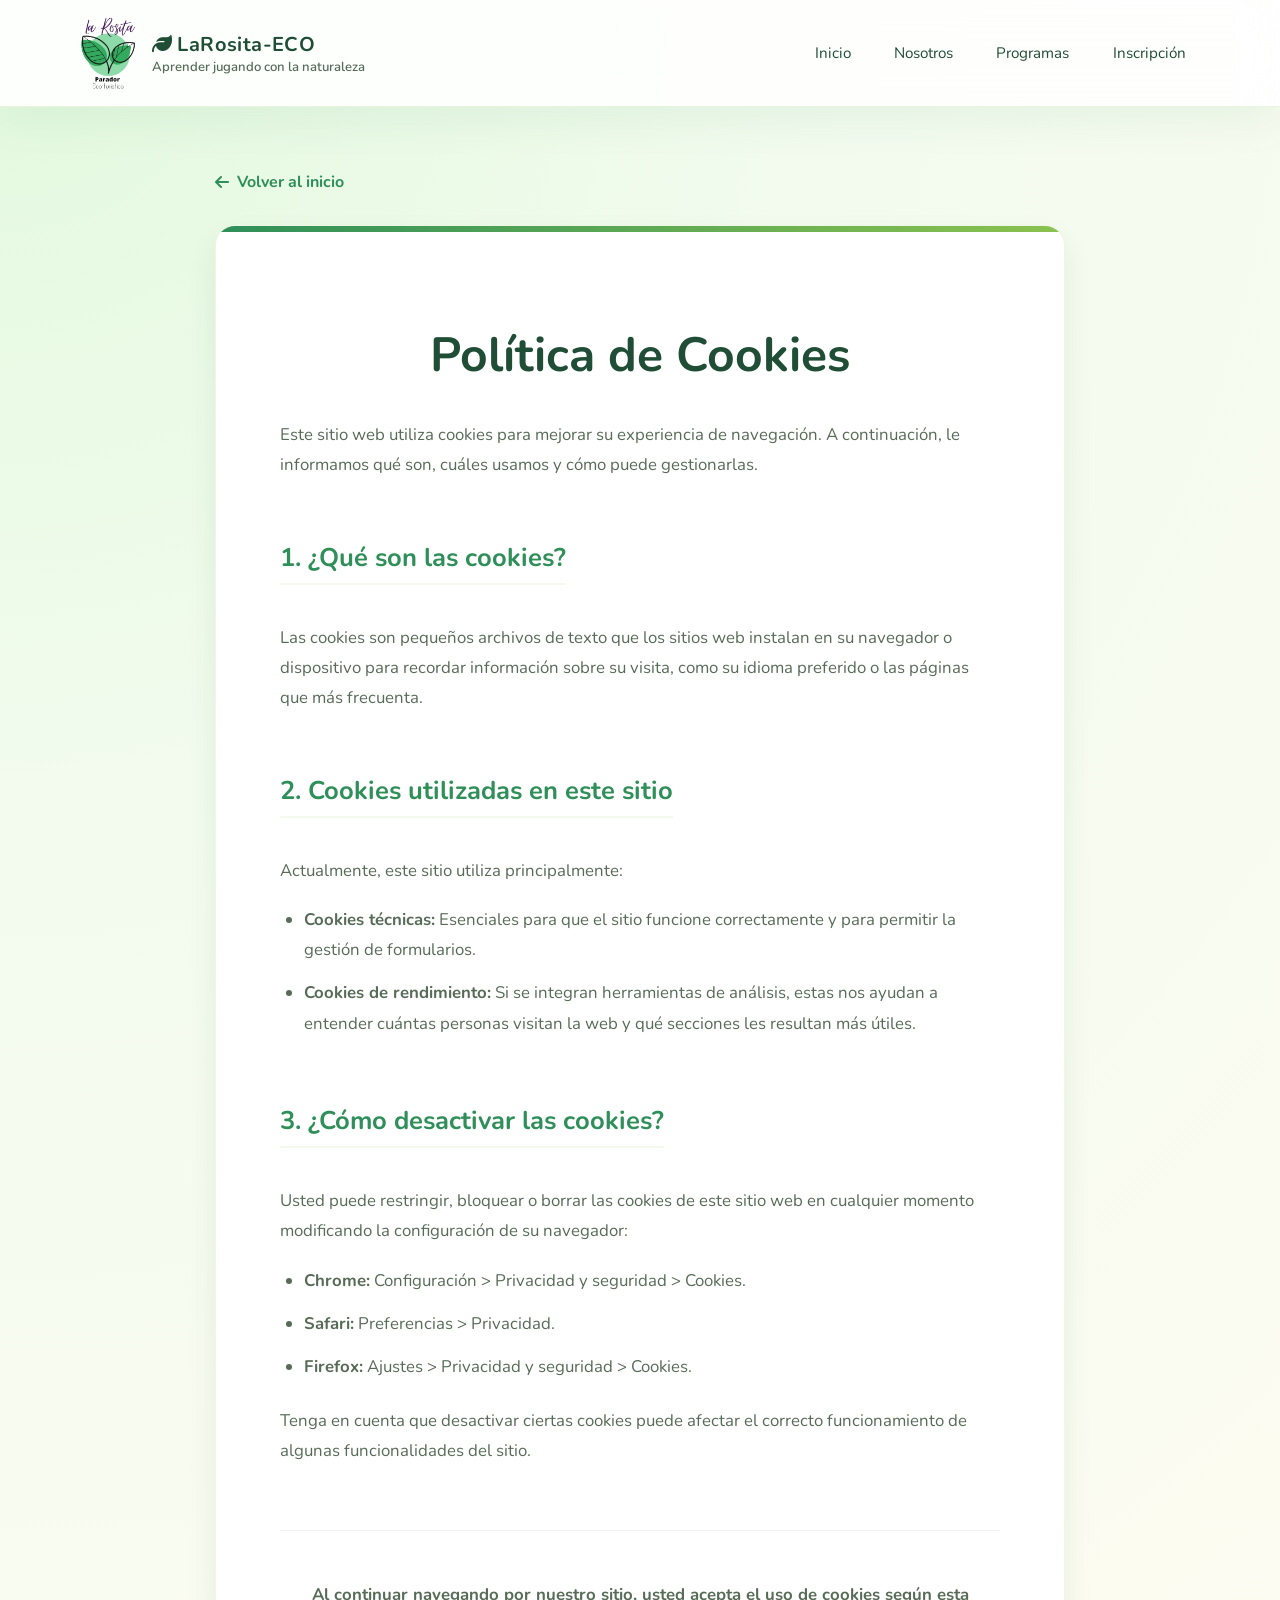
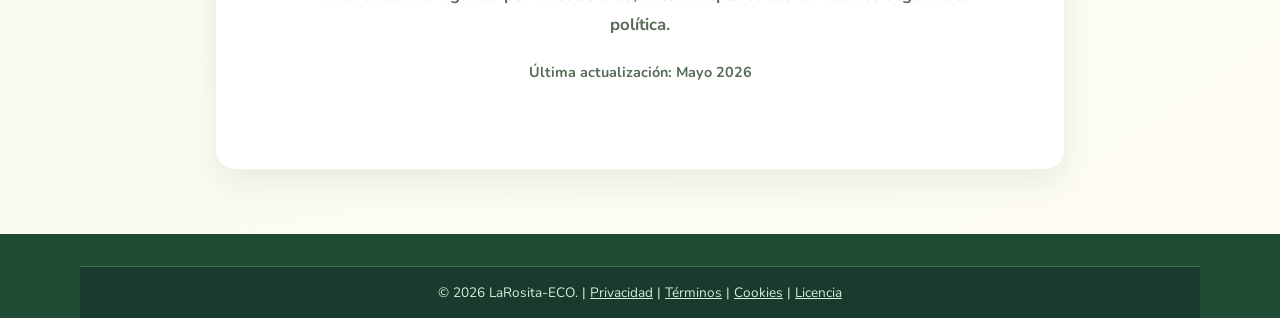
<file: pages/cookies.html>
<!DOCTYPE html>
<html lang="es">
<head>
  <meta charset="UTF-8" />
  <meta name="viewport" content="width=device-width, initial-scale=1.0" />
  <meta name="description" content="Política de Cookies de LaRosita-ECO." />
  <title>Política de Cookies - LaRosita-ECO</title>
  <link rel="icon" href="data:image/svg+xml,<svg xmlns='http://www.w3.org/2000/svg' viewBox='0 0 100 100'><text y='.9em' font-size='90'>🌿</text></svg>" />
  <link rel="preconnect" href="https://fonts.googleapis.com" />
  <link rel="preconnect" href="https://fonts.gstatic.com" crossorigin />
  <link href="https://fonts.googleapis.com/css2?family=Nunito:wght@300;400;600;700;800&family=Rubik:wght@400;500;600;700&display=swap" rel="stylesheet" />
  <link rel="stylesheet" href="https://cdnjs.cloudflare.com/ajax/libs/font-awesome/6.4.0/css/all.min.css" />
  <link rel="stylesheet" href="../assets/css/styles.css" />
  <style>
    .legal-content { padding: 4rem 0; max-width: 850px; margin: 0 auto; }
    .legal-card {
      background: var(--color-white);
      padding: clamp(2rem, 5vw, 4rem);
      border-radius: var(--radius);
      box-shadow: var(--shadow);
      border: 1px solid rgba(139, 194, 79, 0.15);
      position: relative;
      overflow: hidden;
    }
    .legal-card::before {
      content: "";
      position: absolute;
      top: 0;
      left: 0;
      width: 100%;
      height: 6px;
      background: linear-gradient(90deg, var(--color-primary), var(--color-accent));
    }
    .legal-card h1 { color: var(--color-secondary); margin-bottom: 2rem; font-size: clamp(2rem, 4vw, 3rem); text-align: center; }
    .legal-card h2 { color: var(--color-primary); margin-top: 2.5rem; font-size: 1.6rem; border-bottom: 2px solid rgba(139, 194, 79, 0.1); padding-bottom: 0.5rem; display: inline-block; }
    .legal-card p, .legal-card li { line-height: 1.8; color: var(--color-text-muted); margin-bottom: 1.2rem; font-size: 1.05rem; }
    .legal-card ul { margin-bottom: 1.5rem; padding-left: 1.5rem; list-style-type: disc; }
    .legal-card li { margin-bottom: 0.8rem; }
    .legal-footer { margin-top: 4rem; padding-top: 2rem; border-top: 1px solid rgba(0,0,0,0.05); text-align: center; font-weight: 700; color: var(--color-secondary); }
    .back-home { display: inline-flex; align-items: center; gap: 0.5rem; margin-bottom: 2rem; color: var(--color-primary); font-weight: 700; transition: transform 0.2s; }
    .back-home:hover { transform: translateX(-5px); }
  </style>
</head>
<body>
  <header class="site-header">
    <div class="container header-content">
      <a href="../index.html" class="brand">
        <img src="../assets/img/logo.png" alt="Logo LaRosita-ECO" class="brand-logo" />
        <div>
          <h1><i class="fas fa-leaf"></i> LaRosita-ECO</h1>
          <p>Aprender jugando con la naturaleza</p>
        </div>
      </a>
      <nav class="main-nav" aria-label="Navegación principal">
        <a href="../index.html">Inicio</a>
        <a href="nosotros.html">Nosotros</a>
        <a href="programas.html">Programas</a>
        <a href="inscripcion.html">Inscripción</a>
      </nav>
    </div>
  </header>

  <main class="container legal-content">
    <a href="../index.html" class="back-home"><i class="fas fa-arrow-left"></i> Volver al inicio</a>
    
    <div class="legal-card">
      <h1>Política de Cookies</h1>
      
      <p>Este sitio web utiliza cookies para mejorar su experiencia de navegación. A continuación, le informamos qué son, cuáles usamos y cómo puede gestionarlas.</p>

      <h2>1. ¿Qué son las cookies?</h2>
      <p>Las cookies son pequeños archivos de texto que los sitios web instalan en su navegador o dispositivo para recordar información sobre su visita, como su idioma preferido o las páginas que más frecuenta.</p>

      <h2>2. Cookies utilizadas en este sitio</h2>
      <p>Actualmente, este sitio utiliza principalmente:</p>
      <ul>
        <li><strong>Cookies técnicas:</strong> Esenciales para que el sitio funcione correctamente y para permitir la gestión de formularios.</li>
        <li><strong>Cookies de rendimiento:</strong> Si se integran herramientas de análisis, estas nos ayudan a entender cuántas personas visitan la web y qué secciones les resultan más útiles.</li>
      </ul>

      <h2>3. ¿Cómo desactivar las cookies?</h2>
      <p>Usted puede restringir, bloquear o borrar las cookies de este sitio web en cualquier momento modificando la configuración de su navegador:</p>
      <ul>
        <li><strong>Chrome:</strong> Configuración > Privacidad y seguridad > Cookies.</li>
        <li><strong>Safari:</strong> Preferencias > Privacidad.</li>
        <li><strong>Firefox:</strong> Ajustes > Privacidad y seguridad > Cookies.</li>
      </ul>
      <p>Tenga en cuenta que desactivar ciertas cookies puede afectar el correcto funcionamiento de algunas funcionalidades del sitio.</p>

      <div class="legal-footer">
        <p>Al continuar navegando por nuestro sitio, usted acepta el uso de cookies según esta política.</p>
        <p style="font-size: 0.9rem; margin-top: 1rem; color: var(--color-text-muted);">Última actualización: Mayo 2026</p>
      </div>
    </div>
  </main>

  <footer class="site-footer">
    <div class="container footer-bottom">
      <p>© 2026 LaRosita-ECO. | <a href="privacidad.html" style="text-decoration: underline;">Privacidad</a> | <a href="terminos.html" style="text-decoration: underline;">Términos</a> | <a href="cookies.html" style="text-decoration: underline;">Cookies</a> | <a href="licencia.html" style="text-decoration: underline;">Licencia</a></p>
    </div>
  </footer>
</body>
</html>
</file>
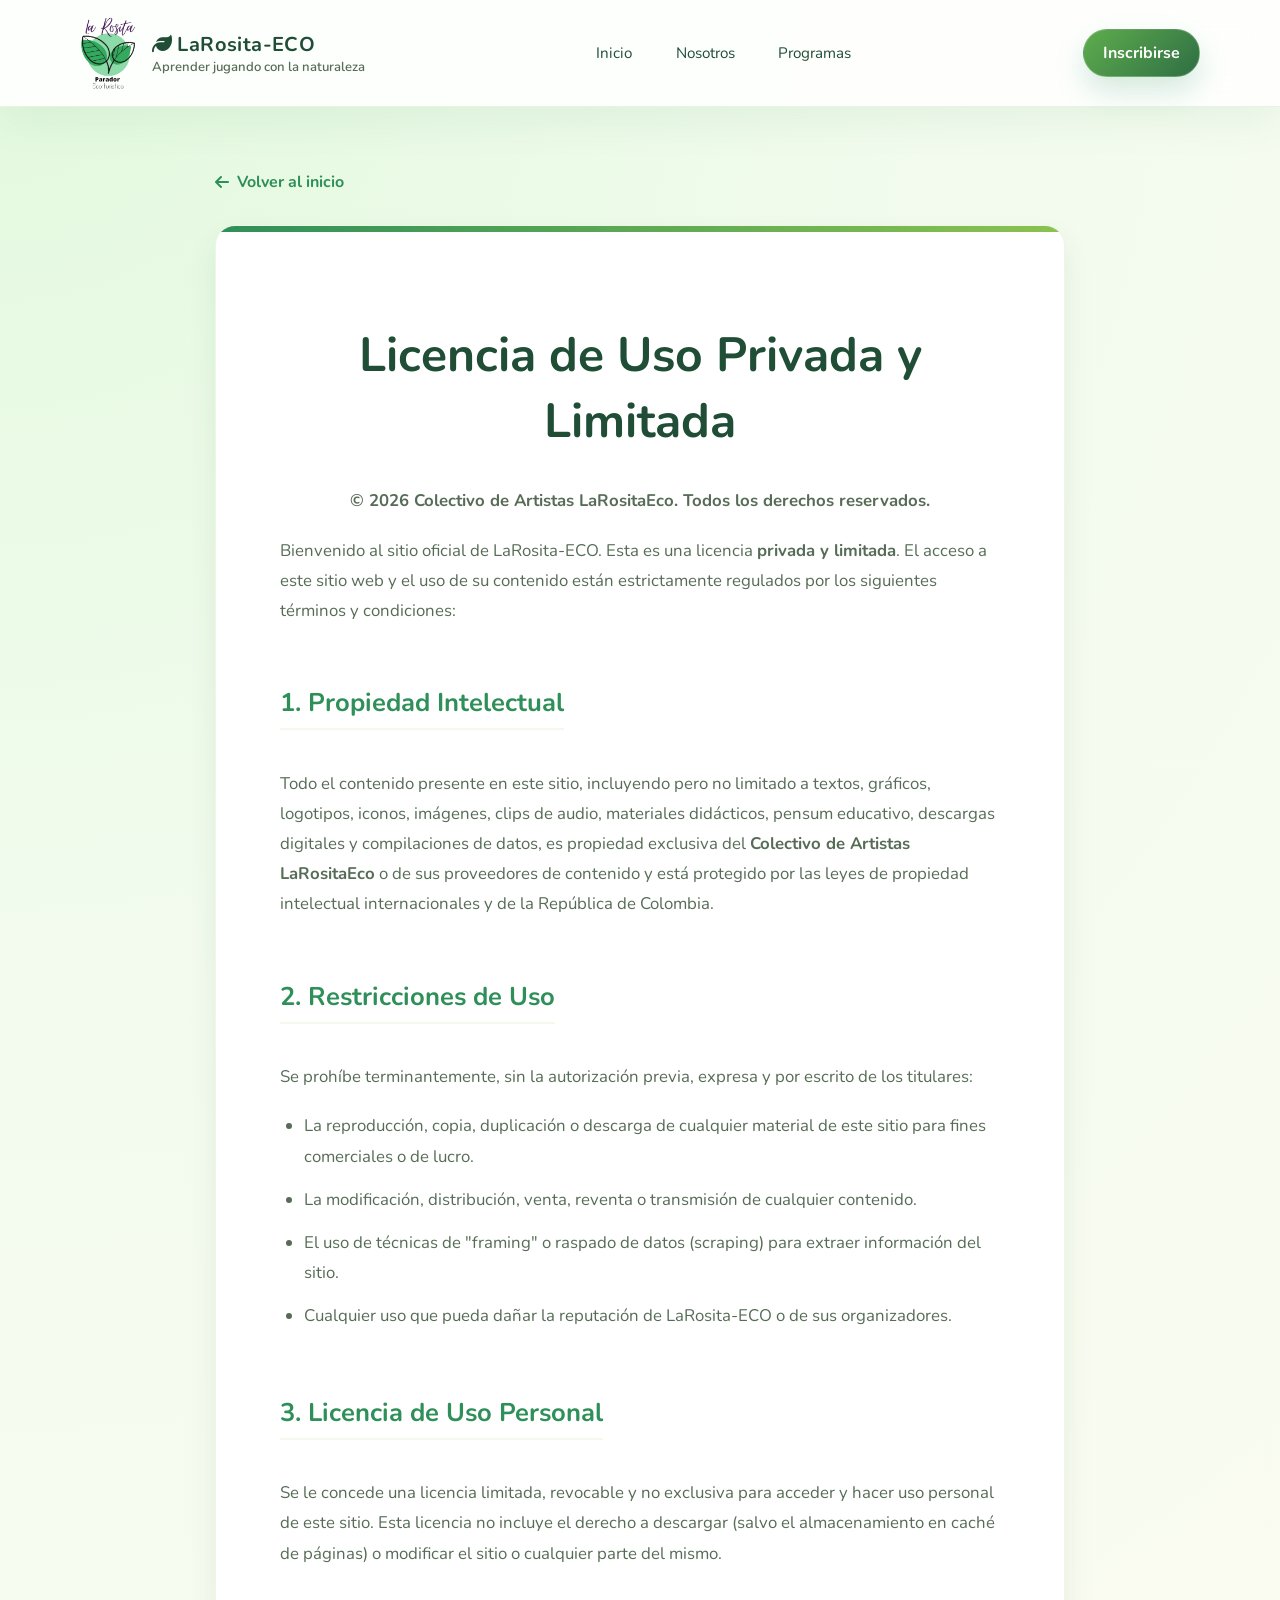
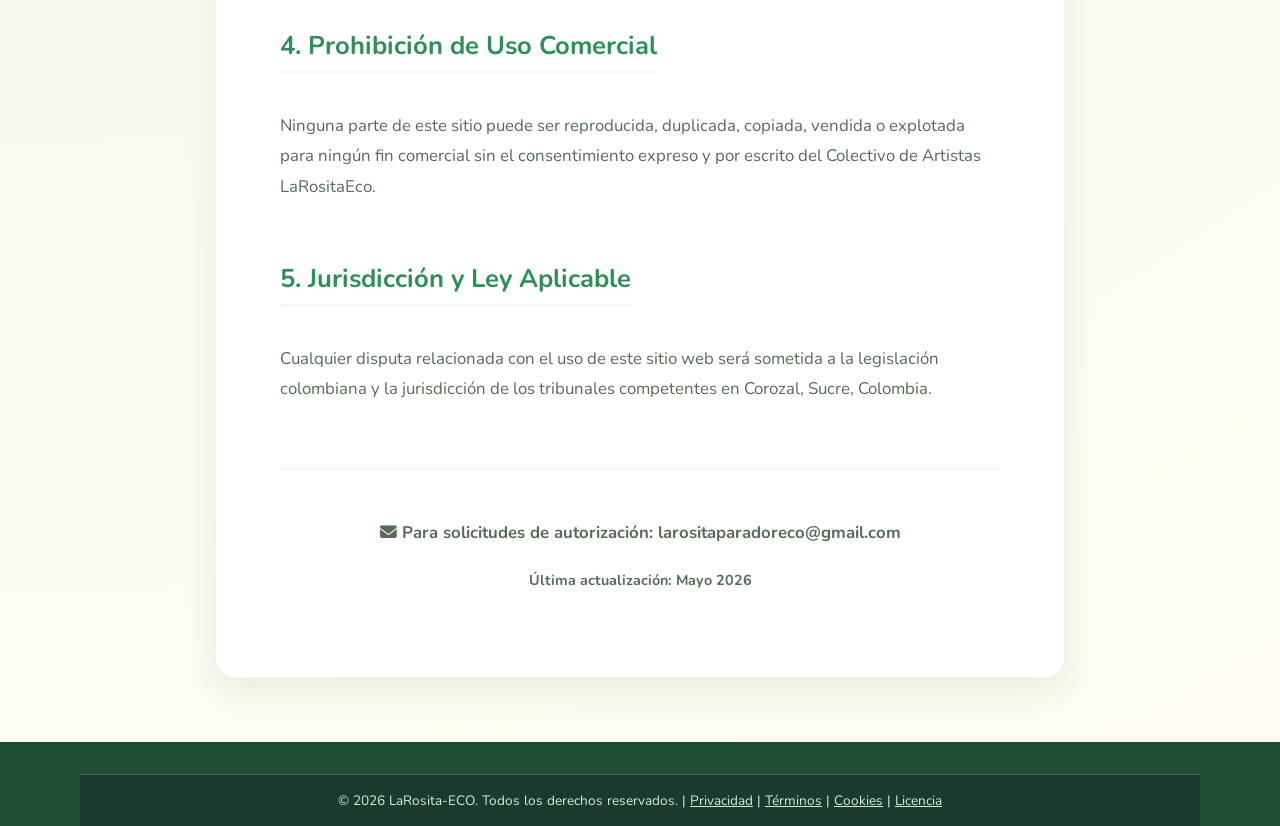
<file: pages/licencia.html>
<!DOCTYPE html>
<html lang="es">
<head>
  <meta charset="UTF-8" />
  <meta name="viewport" content="width=device-width, initial-scale=1.0" />
  <meta name="description" content="Licencia de uso privada y limitada para LaRosita-ECO." />
  <title>Licencia Privada - LaRosita-ECO</title>
  <link rel="icon" href="data:image/svg+xml,<svg xmlns='http://www.w3.org/2000/svg' viewBox='0 0 100 100'><text y='.9em' font-size='90'>🌿</text></svg>" />
  <link rel="preconnect" href="https://fonts.googleapis.com" />
  <link rel="preconnect" href="https://fonts.gstatic.com" crossorigin />
  <link href="https://fonts.googleapis.com/css2?family=Nunito:wght@300;400;600;700;800&family=Rubik:wght@400;500;600;700&display=swap" rel="stylesheet" />
  <link rel="stylesheet" href="https://cdnjs.cloudflare.com/ajax/libs/font-awesome/6.4.0/css/all.min.css" />
  <link rel="stylesheet" href="../assets/css/styles.css" />
  <style>
    .license-content {
      padding: 4rem 0;
      max-width: 850px;
      margin: 0 auto;
    }
    .license-card {
      background: var(--color-white);
      padding: clamp(2rem, 5vw, 4rem);
      border-radius: var(--radius);
      box-shadow: var(--shadow);
      border: 1px solid rgba(139, 194, 79, 0.15);
      position: relative;
      overflow: hidden;
    }
    .license-card::before {
      content: "";
      position: absolute;
      top: 0;
      left: 0;
      width: 100%;
      height: 6px;
      background: linear-gradient(90deg, var(--color-primary), var(--color-accent));
    }
    .license-card h1 {
      color: var(--color-secondary);
      margin-bottom: 2rem;
      font-size: clamp(2rem, 4vw, 3rem);
      text-align: center;
    }
    .license-card h2 {
      color: var(--color-primary);
      margin-top: 2.5rem;
      font-size: 1.6rem;
      border-bottom: 2px solid rgba(139, 194, 79, 0.1);
      padding-bottom: 0.5rem;
      display: inline-block;
    }
    .license-card p, .license-card li {
      line-height: 1.8;
      color: var(--color-text-muted);
      margin-bottom: 1.2rem;
      font-size: 1.05rem;
    }
    .license-card ul {
      margin-bottom: 1.5rem;
      padding-left: 1.5rem;
      list-style-type: disc;
    }
    .license-card li {
      margin-bottom: 0.8rem;
    }
    .license-footer {
      margin-top: 4rem;
      padding-top: 2rem;
      border-top: 1px solid rgba(0,0,0,0.05);
      text-align: center;
      font-weight: 700;
      color: var(--color-secondary);
    }
    .back-home {
      display: inline-flex;
      align-items: center;
      gap: 0.5rem;
      margin-bottom: 2rem;
      color: var(--color-primary);
      font-weight: 700;
      transition: transform 0.2s;
    }
    .back-home:hover {
      transform: translateX(-5px);
    }
  </style>
</head>
<body>
  <header class="site-header">
    <div class="container header-content">
      <a href="../index.html" class="brand">
        <img src="../assets/img/logo.png" alt="Logo Eco Vacacionales" class="brand-logo" />
        <div>
          <h1><i class="fas fa-leaf"></i> LaRosita-ECO</h1>
          <p>Aprender jugando con la naturaleza</p>
        </div>
      </a>
      <nav class="main-nav" aria-label="Navegación principal">
        <a href="../index.html">Inicio</a>
        <a href="nosotros.html">Nosotros</a>
        <a href="programas.html">Programas</a>
      </nav>
      <a href="inscripcion.html" class="btn btn-primary">Inscribirse</a>
    </div>
  </header>

  <main class="container license-content">
    <a href="../index.html" class="back-home"><i class="fas fa-arrow-left"></i> Volver al inicio</a>
    
    <div class="license-card">
      <h1>Licencia de Uso Privada y Limitada</h1>
      <p style="text-align: center;"><strong>© 2026 Colectivo de Artistas LaRositaEco. Todos los derechos reservados.</strong></p>
      
      <p>Bienvenido al sitio oficial de LaRosita-ECO. Esta es una licencia <strong>privada y limitada</strong>. El acceso a este sitio web y el uso de su contenido están estrictamente regulados por los siguientes términos y condiciones:</p>

      <h2>1. Propiedad Intelectual</h2>
      <p>Todo el contenido presente en este sitio, incluyendo pero no limitado a textos, gráficos, logotipos, iconos, imágenes, clips de audio, materiales didácticos, pensum educativo, descargas digitales y compilaciones de datos, es propiedad exclusiva del <strong>Colectivo de Artistas LaRositaEco</strong> o de sus proveedores de contenido y está protegido por las leyes de propiedad intelectual internacionales y de la República de Colombia.</p>

      <h2>2. Restricciones de Uso</h2>
      <p>Se prohíbe terminantemente, sin la autorización previa, expresa y por escrito de los titulares:</p>
      <ul>
        <li>La reproducción, copia, duplicación o descarga de cualquier material de este sitio para fines comerciales o de lucro.</li>
        <li>La modificación, distribución, venta, reventa o transmisión de cualquier contenido.</li>
        <li>El uso de técnicas de "framing" o raspado de datos (scraping) para extraer información del sitio.</li>
        <li>Cualquier uso que pueda dañar la reputación de LaRosita-ECO o de sus organizadores.</li>
      </ul>

      <h2>3. Licencia de Uso Personal</h2>
      <p>Se le concede una licencia limitada, revocable y no exclusiva para acceder y hacer uso personal de este sitio. Esta licencia no incluye el derecho a descargar (salvo el almacenamiento en caché de páginas) o modificar el sitio o cualquier parte del mismo.</p>

      <h2>4. Prohibición de Uso Comercial</h2>
      <p>Ninguna parte de este sitio puede ser reproducida, duplicada, copiada, vendida o explotada para ningún fin comercial sin el consentimiento expreso y por escrito del Colectivo de Artistas LaRositaEco.</p>

      <h2>5. Jurisdicción y Ley Aplicable</h2>
      <p>Cualquier disputa relacionada con el uso de este sitio web será sometida a la legislación colombiana y la jurisdicción de los tribunales competentes en Corozal, Sucre, Colombia.</p>

      <div class="license-footer">
        <p><i class="fas fa-envelope"></i> Para solicitudes de autorización: larositaparadoreco@gmail.com</p>
        <p style="font-size: 0.9rem; margin-top: 1rem; color: var(--color-text-muted);">Última actualización: Mayo 2026</p>
      </div>
    </div>
  </main>

  <footer class="site-footer">
    <div class="container footer-bottom">
      <p>© 2026 LaRosita-ECO. Todos los derechos reservados. | <a href="privacidad.html" style="text-decoration: underline;">Privacidad</a> | <a href="terminos.html" style="text-decoration: underline;">Términos</a> | <a href="cookies.html" style="text-decoration: underline;">Cookies</a> | <a href="licencia.html" style="text-decoration: underline;">Licencia</a></p>
    </div>
  </footer>
</body>
</html>
</file>
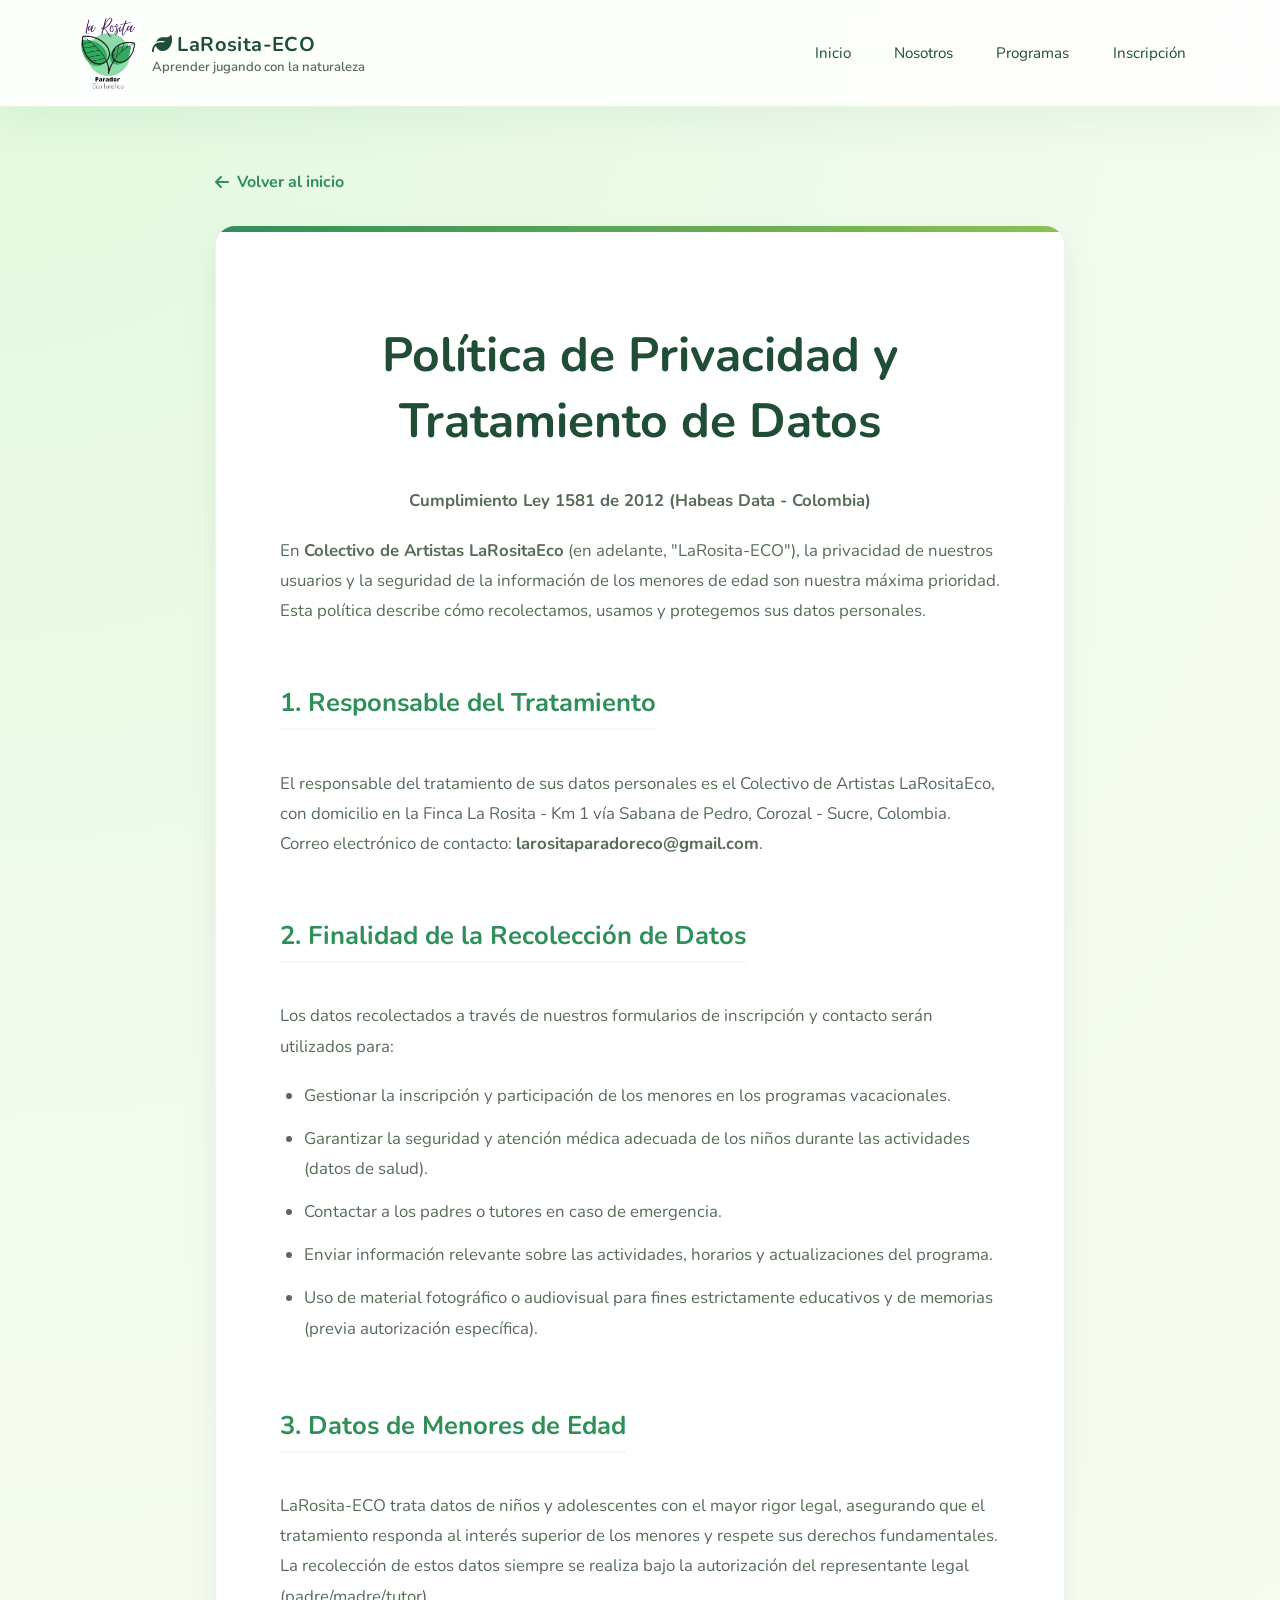
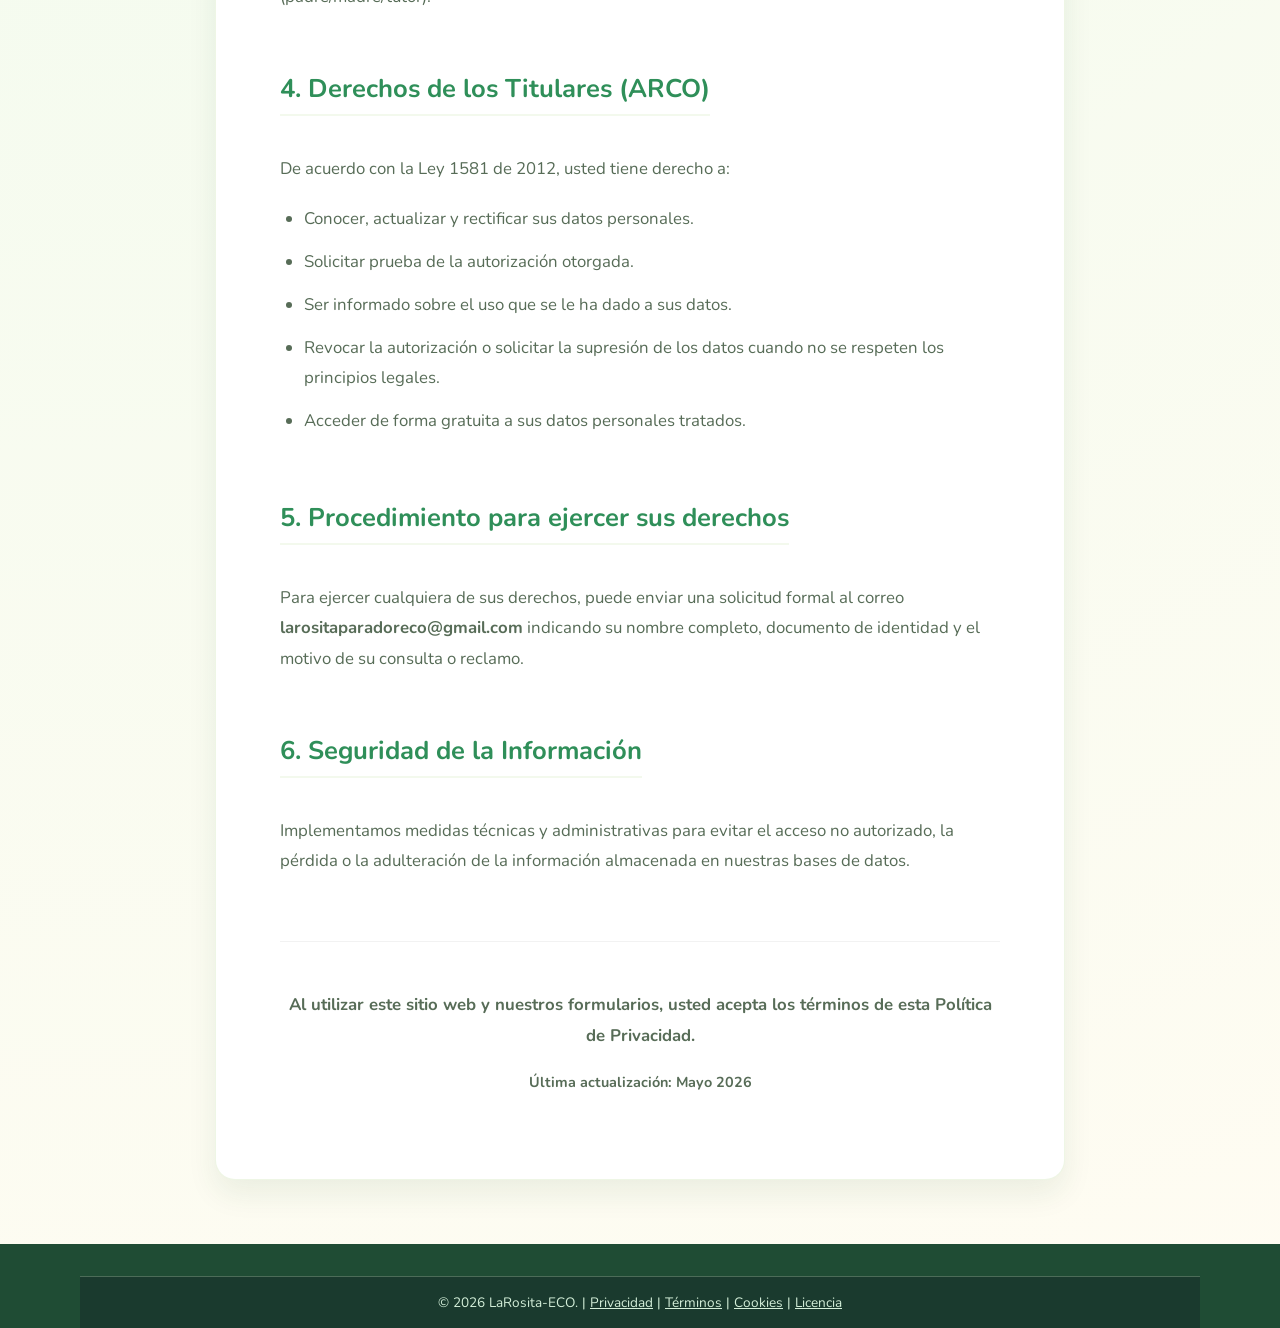
<file: pages/privacidad.html>
<!DOCTYPE html>
<html lang="es">
<head>
  <meta charset="UTF-8" />
  <meta name="viewport" content="width=device-width, initial-scale=1.0" />
  <meta name="description" content="Política de Privacidad y Tratamiento de Datos Personales de LaRosita-ECO." />
  <title>Privacidad - LaRosita-ECO</title>
  <link rel="icon" href="data:image/svg+xml,<svg xmlns='http://www.w3.org/2000/svg' viewBox='0 0 100 100'><text y='.9em' font-size='90'>🌿</text></svg>" />
  <link rel="preconnect" href="https://fonts.googleapis.com" />
  <link rel="preconnect" href="https://fonts.gstatic.com" crossorigin />
  <link href="https://fonts.googleapis.com/css2?family=Nunito:wght@300;400;600;700;800&family=Rubik:wght@400;500;600;700&display=swap" rel="stylesheet" />
  <link rel="stylesheet" href="https://cdnjs.cloudflare.com/ajax/libs/font-awesome/6.4.0/css/all.min.css" />
  <link rel="stylesheet" href="../assets/css/styles.css" />
  <style>
    .legal-content { padding: 4rem 0; max-width: 850px; margin: 0 auto; }
    .legal-card {
      background: var(--color-white);
      padding: clamp(2rem, 5vw, 4rem);
      border-radius: var(--radius);
      box-shadow: var(--shadow);
      border: 1px solid rgba(139, 194, 79, 0.15);
      position: relative;
      overflow: hidden;
    }
    .legal-card::before {
      content: "";
      position: absolute;
      top: 0;
      left: 0;
      width: 100%;
      height: 6px;
      background: linear-gradient(90deg, var(--color-primary), var(--color-accent));
    }
    .legal-card h1 { color: var(--color-secondary); margin-bottom: 2rem; font-size: clamp(2rem, 4vw, 3rem); text-align: center; }
    .legal-card h2 { color: var(--color-primary); margin-top: 2.5rem; font-size: 1.6rem; border-bottom: 2px solid rgba(139, 194, 79, 0.1); padding-bottom: 0.5rem; display: inline-block; }
    .legal-card p, .legal-card li { line-height: 1.8; color: var(--color-text-muted); margin-bottom: 1.2rem; font-size: 1.05rem; }
    .legal-card ul { margin-bottom: 1.5rem; padding-left: 1.5rem; list-style-type: disc; }
    .legal-card li { margin-bottom: 0.8rem; }
    .legal-footer { margin-top: 4rem; padding-top: 2rem; border-top: 1px solid rgba(0,0,0,0.05); text-align: center; font-weight: 700; color: var(--color-secondary); }
    .back-home { display: inline-flex; align-items: center; gap: 0.5rem; margin-bottom: 2rem; color: var(--color-primary); font-weight: 700; transition: transform 0.2s; }
    .back-home:hover { transform: translateX(-5px); }
  </style>
</head>
<body>
  <header class="site-header">
    <div class="container header-content">
      <a href="../index.html" class="brand">
        <img src="../assets/img/logo.png" alt="Logo LaRosita-ECO" class="brand-logo" />
        <div>
          <h1><i class="fas fa-leaf"></i> LaRosita-ECO</h1>
          <p>Aprender jugando con la naturaleza</p>
        </div>
      </a>
      <nav class="main-nav" aria-label="Navegación principal">
        <a href="../index.html">Inicio</a>
        <a href="nosotros.html">Nosotros</a>
        <a href="programas.html">Programas</a>
        <a href="inscripcion.html">Inscripción</a>
      </nav>
    </div>
  </header>

  <main class="container legal-content">
    <a href="../index.html" class="back-home"><i class="fas fa-arrow-left"></i> Volver al inicio</a>
    
    <div class="legal-card">
      <h1>Política de Privacidad y Tratamiento de Datos</h1>
      <p style="text-align: center;"><strong>Cumplimiento Ley 1581 de 2012 (Habeas Data - Colombia)</strong></p>
      
      <p>En <strong>Colectivo de Artistas LaRositaEco</strong> (en adelante, "LaRosita-ECO"), la privacidad de nuestros usuarios y la seguridad de la información de los menores de edad son nuestra máxima prioridad. Esta política describe cómo recolectamos, usamos y protegemos sus datos personales.</p>

      <h2>1. Responsable del Tratamiento</h2>
      <p>El responsable del tratamiento de sus datos personales es el Colectivo de Artistas LaRositaEco, con domicilio en la Finca La Rosita - Km 1 vía Sabana de Pedro, Corozal - Sucre, Colombia. Correo electrónico de contacto: <strong>larositaparadoreco@gmail.com</strong>.</p>

      <h2>2. Finalidad de la Recolección de Datos</h2>
      <p>Los datos recolectados a través de nuestros formularios de inscripción y contacto serán utilizados para:</p>
      <ul>
        <li>Gestionar la inscripción y participación de los menores en los programas vacacionales.</li>
        <li>Garantizar la seguridad y atención médica adecuada de los niños durante las actividades (datos de salud).</li>
        <li>Contactar a los padres o tutores en caso de emergencia.</li>
        <li>Enviar información relevante sobre las actividades, horarios y actualizaciones del programa.</li>
        <li>Uso de material fotográfico o audiovisual para fines estrictamente educativos y de memorias (previa autorización específica).</li>
      </ul>

      <h2>3. Datos de Menores de Edad</h2>
      <p>LaRosita-ECO trata datos de niños y adolescentes con el mayor rigor legal, asegurando que el tratamiento responda al interés superior de los menores y respete sus derechos fundamentales. La recolección de estos datos siempre se realiza bajo la autorización del representante legal (padre/madre/tutor).</p>

      <h2>4. Derechos de los Titulares (ARCO)</h2>
      <p>De acuerdo con la Ley 1581 de 2012, usted tiene derecho a:</p>
      <ul>
        <li>Conocer, actualizar y rectificar sus datos personales.</li>
        <li>Solicitar prueba de la autorización otorgada.</li>
        <li>Ser informado sobre el uso que se le ha dado a sus datos.</li>
        <li>Revocar la autorización o solicitar la supresión de los datos cuando no se respeten los principios legales.</li>
        <li>Acceder de forma gratuita a sus datos personales tratados.</li>
      </ul>

      <h2>5. Procedimiento para ejercer sus derechos</h2>
      <p>Para ejercer cualquiera de sus derechos, puede enviar una solicitud formal al correo <strong>larositaparadoreco@gmail.com</strong> indicando su nombre completo, documento de identidad y el motivo de su consulta o reclamo.</p>

      <h2>6. Seguridad de la Información</h2>
      <p>Implementamos medidas técnicas y administrativas para evitar el acceso no autorizado, la pérdida o la adulteración de la información almacenada en nuestras bases de datos.</p>

      <div class="legal-footer">
        <p>Al utilizar este sitio web y nuestros formularios, usted acepta los términos de esta Política de Privacidad.</p>
        <p style="font-size: 0.9rem; margin-top: 1rem; color: var(--color-text-muted);">Última actualización: Mayo 2026</p>
      </div>
    </div>
  </main>

  <footer class="site-footer">
    <div class="container footer-bottom">
      <p>© 2026 LaRosita-ECO. | <a href="privacidad.html" style="text-decoration: underline;">Privacidad</a> | <a href="terminos.html" style="text-decoration: underline;">Términos</a> | <a href="cookies.html" style="text-decoration: underline;">Cookies</a> | <a href="licencia.html" style="text-decoration: underline;">Licencia</a></p>
    </div>
  </footer>
</body>
</html>
</file>
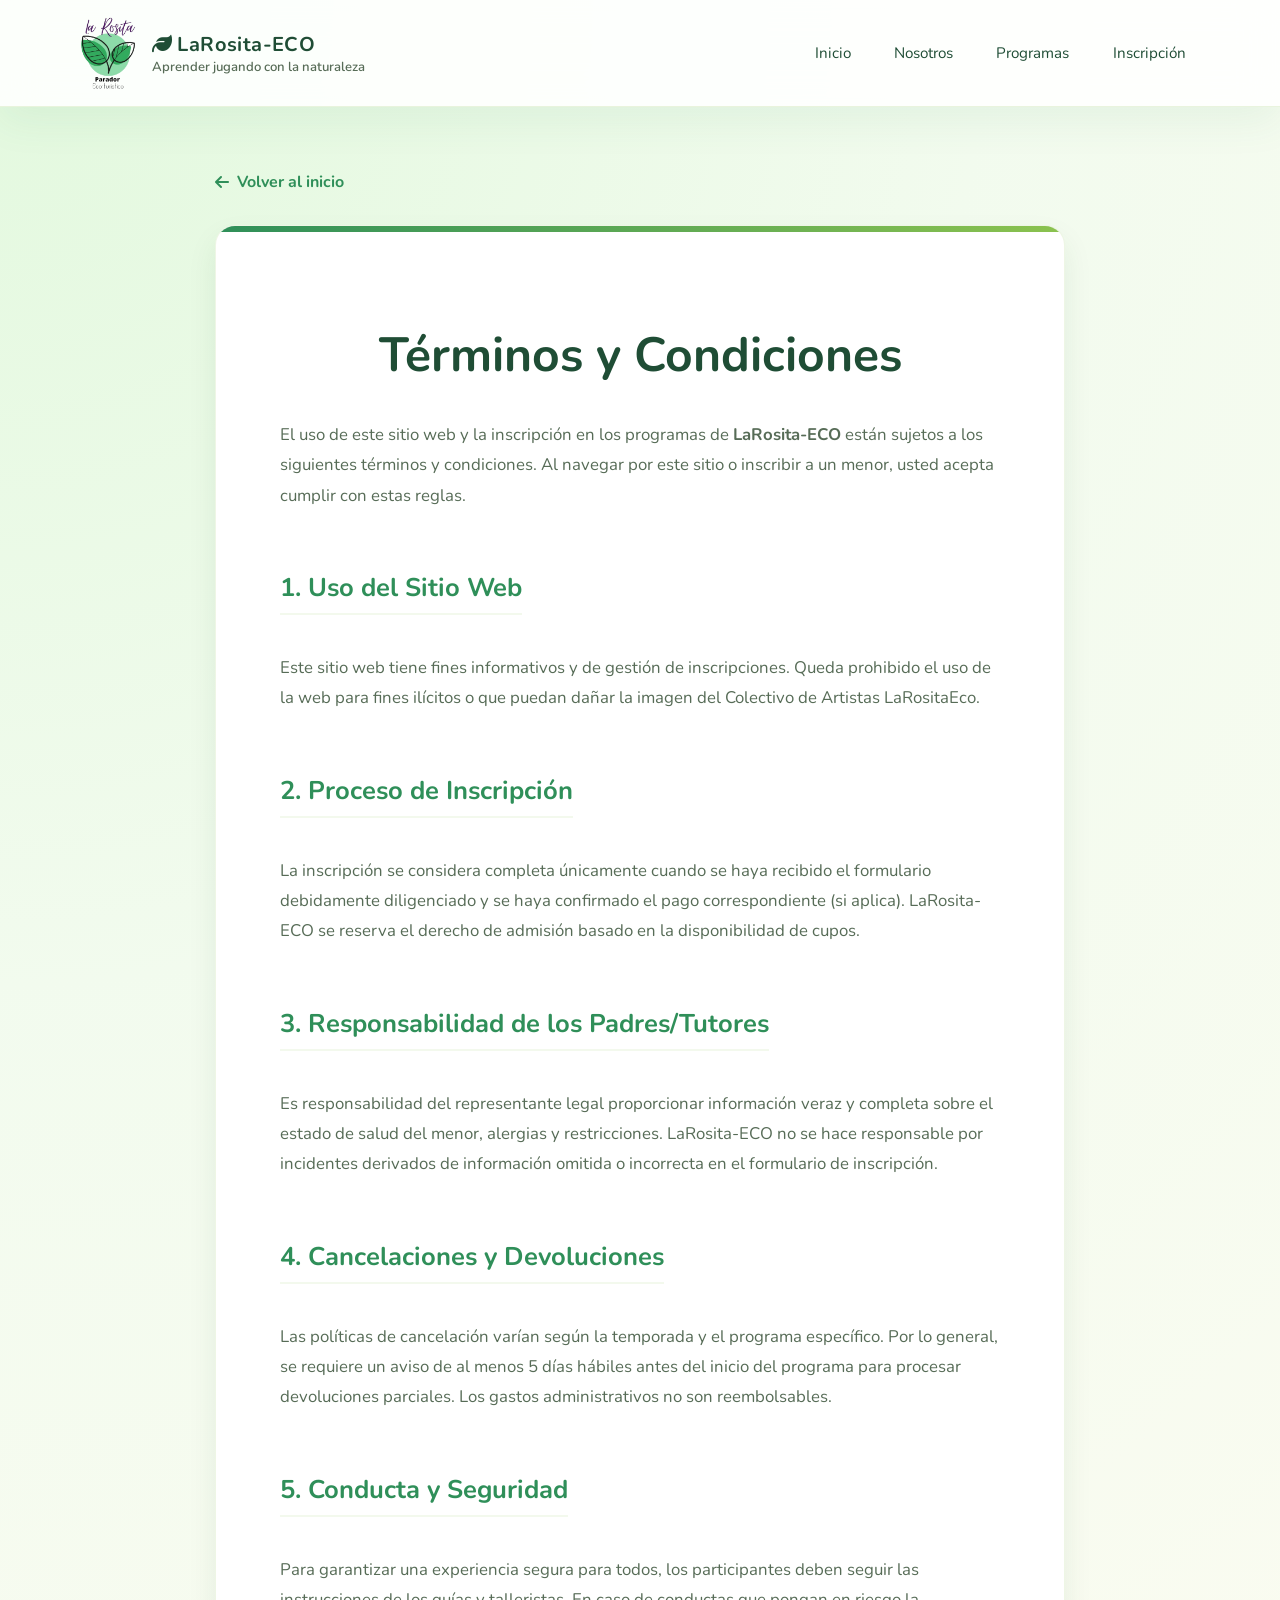
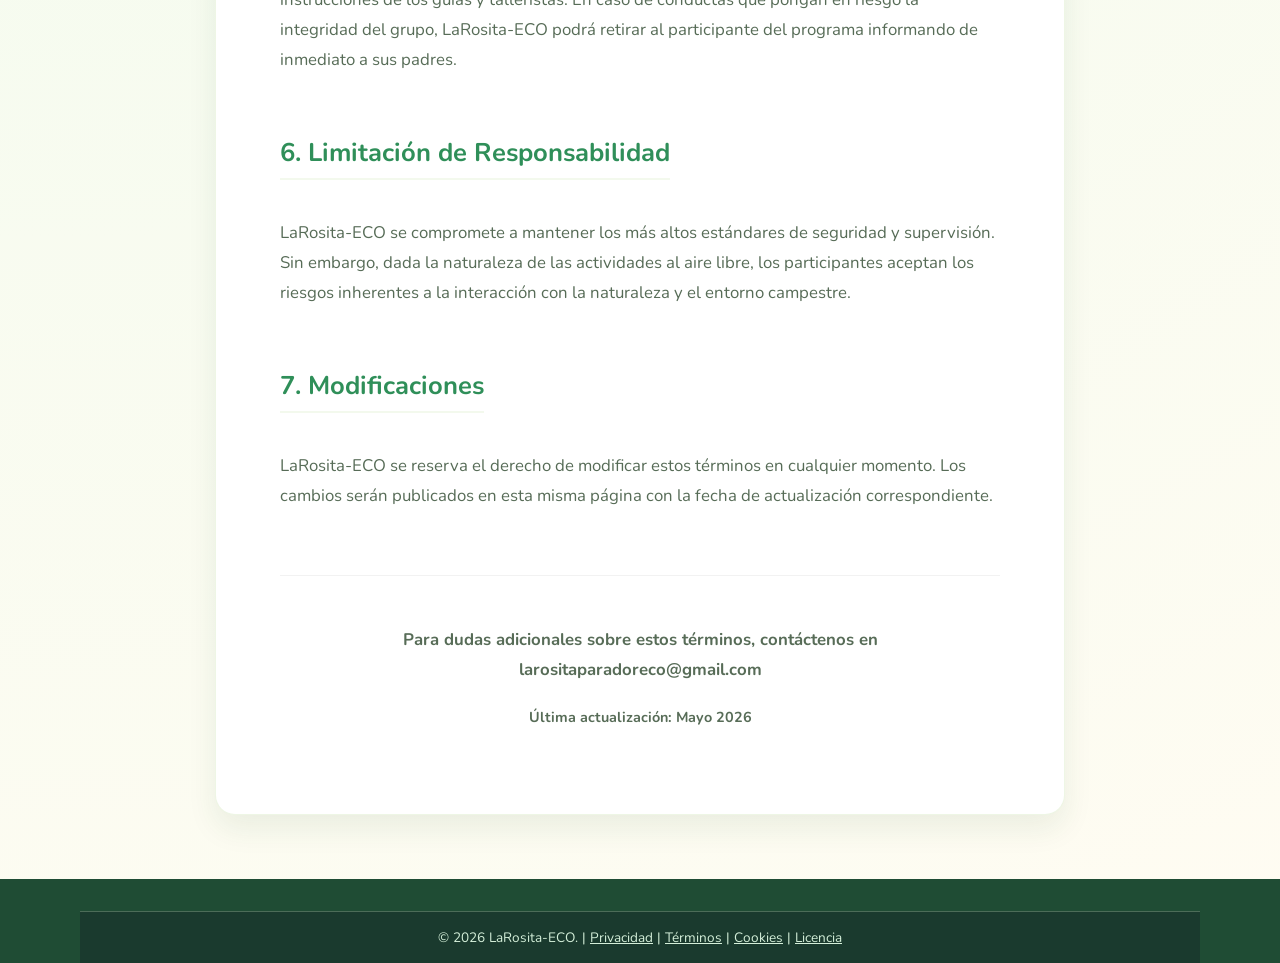
<file: pages/terminos.html>
<!DOCTYPE html>
<html lang="es">
<head>
  <meta charset="UTF-8" />
  <meta name="viewport" content="width=device-width, initial-scale=1.0" />
  <meta name="description" content="Términos y Condiciones de uso y servicio de LaRosita-ECO." />
  <title>Términos y Condiciones - LaRosita-ECO</title>
  <link rel="icon" href="data:image/svg+xml,<svg xmlns='http://www.w3.org/2000/svg' viewBox='0 0 100 100'><text y='.9em' font-size='90'>🌿</text></svg>" />
  <link rel="preconnect" href="https://fonts.googleapis.com" />
  <link rel="preconnect" href="https://fonts.gstatic.com" crossorigin />
  <link href="https://fonts.googleapis.com/css2?family=Nunito:wght@300;400;600;700;800&family=Rubik:wght@400;500;600;700&display=swap" rel="stylesheet" />
  <link rel="stylesheet" href="https://cdnjs.cloudflare.com/ajax/libs/font-awesome/6.4.0/css/all.min.css" />
  <link rel="stylesheet" href="../assets/css/styles.css" />
  <style>
    .legal-content { padding: 4rem 0; max-width: 850px; margin: 0 auto; }
    .legal-card {
      background: var(--color-white);
      padding: clamp(2rem, 5vw, 4rem);
      border-radius: var(--radius);
      box-shadow: var(--shadow);
      border: 1px solid rgba(139, 194, 79, 0.15);
      position: relative;
      overflow: hidden;
    }
    .legal-card::before {
      content: "";
      position: absolute;
      top: 0;
      left: 0;
      width: 100%;
      height: 6px;
      background: linear-gradient(90deg, var(--color-primary), var(--color-accent));
    }
    .legal-card h1 { color: var(--color-secondary); margin-bottom: 2rem; font-size: clamp(2rem, 4vw, 3rem); text-align: center; }
    .legal-card h2 { color: var(--color-primary); margin-top: 2.5rem; font-size: 1.6rem; border-bottom: 2px solid rgba(139, 194, 79, 0.1); padding-bottom: 0.5rem; display: inline-block; }
    .legal-card p, .legal-card li { line-height: 1.8; color: var(--color-text-muted); margin-bottom: 1.2rem; font-size: 1.05rem; }
    .legal-card ul { margin-bottom: 1.5rem; padding-left: 1.5rem; list-style-type: disc; }
    .legal-card li { margin-bottom: 0.8rem; }
    .legal-footer { margin-top: 4rem; padding-top: 2rem; border-top: 1px solid rgba(0,0,0,0.05); text-align: center; font-weight: 700; color: var(--color-secondary); }
    .back-home { display: inline-flex; align-items: center; gap: 0.5rem; margin-bottom: 2rem; color: var(--color-primary); font-weight: 700; transition: transform 0.2s; }
    .back-home:hover { transform: translateX(-5px); }
  </style>
</head>
<body>
  <header class="site-header">
    <div class="container header-content">
      <a href="../index.html" class="brand">
        <img src="../assets/img/logo.png" alt="Logo LaRosita-ECO" class="brand-logo" />
        <div>
          <h1><i class="fas fa-leaf"></i> LaRosita-ECO</h1>
          <p>Aprender jugando con la naturaleza</p>
        </div>
      </a>
      <nav class="main-nav" aria-label="Navegación principal">
        <a href="../index.html">Inicio</a>
        <a href="nosotros.html">Nosotros</a>
        <a href="programas.html">Programas</a>
        <a href="inscripcion.html">Inscripción</a>
      </nav>
    </div>
  </header>

  <main class="container legal-content">
    <a href="../index.html" class="back-home"><i class="fas fa-arrow-left"></i> Volver al inicio</a>
    
    <div class="legal-card">
      <h1>Términos y Condiciones</h1>
      
      <p>El uso de este sitio web y la inscripción en los programas de <strong>LaRosita-ECO</strong> están sujetos a los siguientes términos y condiciones. Al navegar por este sitio o inscribir a un menor, usted acepta cumplir con estas reglas.</p>

      <h2>1. Uso del Sitio Web</h2>
      <p>Este sitio web tiene fines informativos y de gestión de inscripciones. Queda prohibido el uso de la web para fines ilícitos o que puedan dañar la imagen del Colectivo de Artistas LaRositaEco.</p>

      <h2>2. Proceso de Inscripción</h2>
      <p>La inscripción se considera completa únicamente cuando se haya recibido el formulario debidamente diligenciado y se haya confirmado el pago correspondiente (si aplica). LaRosita-ECO se reserva el derecho de admisión basado en la disponibilidad de cupos.</p>

      <h2>3. Responsabilidad de los Padres/Tutores</h2>
      <p>Es responsabilidad del representante legal proporcionar información veraz y completa sobre el estado de salud del menor, alergias y restricciones. LaRosita-ECO no se hace responsable por incidentes derivados de información omitida o incorrecta en el formulario de inscripción.</p>

      <h2>4. Cancelaciones y Devoluciones</h2>
      <p>Las políticas de cancelación varían según la temporada y el programa específico. Por lo general, se requiere un aviso de al menos 5 días hábiles antes del inicio del programa para procesar devoluciones parciales. Los gastos administrativos no son reembolsables.</p>

      <h2>5. Conducta y Seguridad</h2>
      <p>Para garantizar una experiencia segura para todos, los participantes deben seguir las instrucciones de los guías y talleristas. En caso de conductas que pongan en riesgo la integridad del grupo, LaRosita-ECO podrá retirar al participante del programa informando de inmediato a sus padres.</p>

      <h2>6. Limitación de Responsabilidad</h2>
      <p>LaRosita-ECO se compromete a mantener los más altos estándares de seguridad y supervisión. Sin embargo, dada la naturaleza de las actividades al aire libre, los participantes aceptan los riesgos inherentes a la interacción con la naturaleza y el entorno campestre.</p>

      <h2>7. Modificaciones</h2>
      <p>LaRosita-ECO se reserva el derecho de modificar estos términos en cualquier momento. Los cambios serán publicados en esta misma página con la fecha de actualización correspondiente.</p>

      <div class="legal-footer">
        <p>Para dudas adicionales sobre estos términos, contáctenos en larositaparadoreco@gmail.com</p>
        <p style="font-size: 0.9rem; margin-top: 1rem; color: var(--color-text-muted);">Última actualización: Mayo 2026</p>
      </div>
    </div>
  </main>

  <footer class="site-footer">
    <div class="container footer-bottom">
      <p>© 2026 LaRosita-ECO. | <a href="privacidad.html" style="text-decoration: underline;">Privacidad</a> | <a href="terminos.html" style="text-decoration: underline;">Términos</a> | <a href="cookies.html" style="text-decoration: underline;">Cookies</a> | <a href="licencia.html" style="text-decoration: underline;">Licencia</a></p>
    </div>
  </footer>
</body>
</html>
</file>
<file: assets/css/styles.css>
:root {
  --color-bg: #eef7ee;
  --color-bg-2: #f8fbf7;
  --color-text: #203928;
  --color-text-muted: #576c57;
  --color-primary: #2f8f59;
  --color-secondary: #1f4d35;
  --color-accent: #8bc24f;
  --color-white: #ffffff;
  --radius: 20px;
  --shadow: 0 14px 30px rgba(20, 74, 42, 0.08);
  --shadow-soft: 0 8px 18px rgba(20, 74, 42, 0.055);
}

* { box-sizing: border-box; }
html { overflow-x: hidden; scroll-behavior: smooth; overscroll-behavior-y: none; }
.info-panel, .gallery-section, .section-dark, .testimonials {
  content-visibility: auto;
  contain-intrinsic-size: 0 500px;
}
body { margin: 0; font-family: 'Nunito', 'Rubik', sans-serif; background: radial-gradient(circle at top left, rgba(223,248,218,0.9) 0%, rgba(242,251,238,0.98) 35%, rgba(255,252,242,1) 100%); color: var(--color-text); overflow-x: hidden; }
a { color: inherit; text-decoration: none; }
img { max-width: 100%; display: block; }
.container { width: min(1120px, 94%); margin: 0 auto; }

.site-header { position: sticky; top: 0; z-index: 999; background: rgba(255,255,255,0.88); backdrop-filter: blur(18px); border-bottom: 1px solid rgba(139, 194, 79, 0.18); box-shadow: 0 14px 40px rgba(47, 143, 89, 0.08); }
.header-content { display: flex; align-items: center; gap: 1rem; justify-content: space-between; padding: 1rem 0; }
.brand { display: flex; align-items: center; gap: 0.85rem; }
.brand-logo { width: 58px; border-radius: 14px; }
.brand h1 { font-size: 1.25rem; margin: 0; color: var(--color-secondary); letter-spacing: 0.02em; }
.brand p { margin: 0; font-size: 0.82rem; font-weight: 600; color: var(--color-text-muted); }
.main-nav { display: flex; gap: 0.9rem; font-size: 0.95rem; }
.main-nav a { padding: 0.6rem 0.9rem; border-radius: 999px; transition: background .22s ease, color .22s ease; color: var(--color-secondary); }
.main-nav a:hover { background: rgba(139, 194, 79, 0.16); }
.nav-mobile-logo { display: none; }

.btn { border: 0; border-radius: 999px; font-weight: 700; cursor: pointer; transition: transform 0.2s ease, box-shadow 0.2s ease, background 0.2s ease; }
.program-card:hover, .activity-card:hover, .card:hover {
  transform: translateY(-2px);
  box-shadow: var(--shadow-soft);
}

.gallery-grid img:hover {
  transform: translateY(-4px) scale(1.02);
  transition: transform 0.3s ease;
}

.btn:hover {
  transform: translateY(-1px);
}
.btn-primary { background: linear-gradient(135deg, #5ead4d, #2f6e44); color: var(--color-white); padding: 0.78rem 1.2rem; box-shadow: 0 14px 30px rgba(47, 143, 89, 0.2); border: 1px solid rgba(255,255,255,0.18); }
.btn-secondary { background: rgba(255,255,255,0.95); color: var(--color-secondary); padding: 0.72rem 1.15rem; border: 1px solid rgba(139, 194, 79, 0.18); }
.btn-outline { background: transparent; color: var(--color-secondary); border: 2px solid rgba(139, 194, 79, 0.26); padding: 0.7rem 1.15rem; }
.btn-outline:hover { background: rgba(139, 194, 79, 0.1); }

.flyer-splash {
  padding: 2rem 0 1rem;
  background: #fff9e7;
}

.flyer-splash-image {
  display: block;
  width: 100%;
  max-width: 980px;
  margin: 0 auto;
  border-radius: 2rem;
  box-shadow: 0 30px 70px rgba(26, 64, 22, 0.14);
  object-fit: cover;
}

.hero { position: relative; overflow: hidden; padding: 5rem 0 3rem; background: radial-gradient(circle at top left, rgba(255, 244, 198, 0.4), transparent 22%), radial-gradient(circle at bottom right, rgba(139,194,79,0.12), transparent 22%), linear-gradient(180deg, #f7fbf4 0%, #eaf4e5 100%); }
.hero::before {
  content: "";
  position: absolute;
  top: 10%;
  left: -5%;
  width: 420px;
  height: 260px;
  background: rgba(47, 143, 89, 0.08);
  border-radius: 52% 48% 50% 50% / 44% 60% 40% 56%;
  transform: rotate(-8deg);
  z-index: 0;
}
.hero::after {
  content: "";
  position: absolute;
  bottom: 10%;
  right: -10%;
  width: 360px;
  height: 280px;
  background: rgba(255, 236, 122, 0.24);
  border-radius: 48% 52% 60% 40% / 50% 46% 54% 50%;
  transform: rotate(12deg);
  z-index: 0;
}
.hero-decor {
  position: absolute;
  inset: 0;
  pointer-events: none;
  z-index: 0;
}
.hero-dot {
  position: absolute;
  border-radius: 50%;
  opacity: 0.5;
  filter: blur(0.4px);
  animation: float 8s ease-in-out infinite;
}
.hero-dot-1 {
  top: 14%;
  left: 8%;
  width: 68px;
  height: 68px;
  background: rgba(139, 194, 79, 0.26);
}
.hero-dot-2 {
  bottom: 6%;
  right: 20%;
  width: 110px;
  height: 110px;
  background: rgba(255, 236, 122, 0.28);
  animation-delay: 1.5s;
}
.hero-dot-3 {
  top: 28%;
  right: 4%;
  width: 78px;
  height: 78px;
  background: rgba(47, 143, 89, 0.18);
  animation-delay: 3s;
}
.hero-wrapper { position: relative; display: grid; grid-template-columns: minmax(320px, 1fr) minmax(420px, 1.3fr); gap: 2.5rem; align-items: center; z-index: 1; }
.hero-copy { max-width: 640px; }
.hero-copy .badge { margin-bottom: 1rem; display: inline-flex; align-items: center; gap: 0.65rem; padding: 0.75rem 1rem; background: rgba(139, 194, 79, 0.14); color: var(--color-secondary); border-radius: 999px; font-weight: 700; }
.hero-copy .badge::before { content: "🌿"; display: inline-block; }
.hero-copy h2 { font-size: clamp(3.2rem, 4vw, 4.8rem); margin: 0; line-height: 1; letter-spacing: -0.05em; color: var(--color-secondary); }
.hero-copy h2 span { display: block; color: #1f4d35; }
.hero-copy p { margin: 1.2rem 0 1.9rem; font-size: 1.05rem; color: var(--color-text-muted); line-height: 1.85; max-width: 560px; }
.cta-group { display: flex; flex-wrap: wrap; gap: 1rem; margin-bottom: 2rem; }
.hero-benefits { display: grid; grid-template-columns: repeat(2, minmax(180px, 1fr)); gap: 1rem; }
.benefit { display: flex; align-items: center; gap: 0.9rem; padding: 1rem 1.1rem; background: rgba(255,255,255,0.98); border-radius: 28px; border: 1px solid rgba(139, 194, 79, 0.12); box-shadow: var(--shadow-soft); color: var(--color-secondary); font-weight: 700; }
.benefit i { width: 2.6rem; height: 2.6rem; border-radius: 50%; background: rgba(47, 143, 89, 0.14); display: grid; place-items: center; color: var(--color-primary); }
.hero-visual { display: flex; justify-content: center; align-items: center; }
.hero-visual-card {
  position: relative;
  width: min(520px, 100%);
  padding: 2rem;
  background: linear-gradient(180deg, #fdfcf4 0%, #eaf5e6 100%);
  border: 1px solid rgba(139, 194, 79, 0.18);
  border-radius: 36px;
  box-shadow: var(--shadow);
  overflow: hidden;
}
.hero-visual-card-top {
  display: flex;
  justify-content: space-between;
  align-items: center;
  gap: 1rem;
  margin-bottom: 1.3rem;
}
.hero-visual-tag {
  display: inline-flex;
  align-items: center;
  gap: 0.5rem;
  padding: 0.8rem 1rem;
  border-radius: 999px;
  background: rgba(47, 143, 89, 0.15);
  color: var(--color-secondary);
  font-weight: 800;
  font-size: 0.95rem;
}
.hero-visual-circle {
  width: 56px;
  height: 56px;
  border-radius: 50%;
  background: linear-gradient(135deg, rgba(255,236,122,0.8), rgba(139,194,79,0.9));
  box-shadow: inset 0 6px 8px rgba(255,255,255,0.45);
}
.hero-visual-copy h3 {
  margin: 0 0 0.8rem;
  font-size: clamp(2rem, 3vw, 2.8rem);
  color: var(--color-secondary);
}
.hero-visual-copy p {
  margin: 0 0 1.4rem;
  color: var(--color-text-muted);
  line-height: 1.8;
}
.hero-visual-features {
  display: flex;
  flex-wrap: wrap;
  gap: 0.75rem;
}
.hero-visual-features span {
  display: inline-flex;
  align-items: center;
  justify-content: center;
  padding: 0.75rem 1rem;
  border-radius: 999px;
  background: rgba(139, 194, 79, 0.14);
  color: var(--color-secondary);
  font-weight: 700;
}
.hero-visual-footer {
  display: grid;
  grid-template-columns: repeat(2, minmax(140px, 1fr));
  gap: 1rem;
  margin-top: 1.6rem;
}
.hero-visual-box {
  background: rgba(255,255,255,0.95);
  border-radius: 24px;
  padding: 1rem 1.1rem;
  border: 1px solid rgba(139, 194, 79, 0.12);
  box-shadow: var(--shadow-soft);
}
.hero-visual-box strong {
  display: block;
  margin-bottom: 0.45rem;
  color: var(--color-secondary);
}
.hero-visual-box p {
  margin: 0;
  font-size: 1rem;
  color: #2d4c2d;
}
.hero-blob { position: relative; width: 100%; max-width: 640px; padding-top: 1rem; }
.hero-blob::before {
  content: "";
  position: absolute;
  top: -48px;
  right: -38px;
  width: 240px;
  height: 240px;
  background: rgba(139, 194, 79, 0.14);
  border-radius: 60% 40% 55% 45% / 48% 52% 48% 52%;
  z-index: 0;
}
.hero-blob::after {
  content: "";
  position: absolute;
  bottom: 16px;
  left: -22px;
  width: 130px;
  height: 130px;
  background: rgba(255, 236, 122, 0.22);
  border-radius: 50%;
  z-index: 0;
}
.hero-image { position: relative; width: 100%; aspect-ratio: 4 / 3; object-fit: cover; border-radius: 40% 60% 48% 52% / 52% 48% 56% 44%; box-shadow: var(--shadow); transition: transform 0.35s ease, box-shadow 0.35s ease; z-index: 1; }
.hero-image:hover { transform: translateY(-5px); }
.hero-sticker { position: absolute; bottom: 0; right: 0; transform: translate(18%, 14%); background: linear-gradient(135deg, #a7d874, #2f8f59); color: #f5fff4; padding: 1rem 1.4rem; border-radius: 30px 30px 18px 30px; font-size: 0.95rem; box-shadow: 0 18px 36px rgba(20, 74, 42, 0.16); z-index: 2; width: min(240px, 90%); }
.hero-sticker::before { content: ""; position: absolute; top: -12px; left: 1rem; width: 36px; height: 36px; background: rgba(255,255,255,0.18); border-radius: 50%; }
.hero-copy .btn-primary { padding: 1rem 1.6rem; font-size: 1rem; }
.hero-copy .btn-outline { padding: 1rem 1.6rem; font-size: 1rem; }
.btn-primary {
  animation: pulse 5s ease-in-out infinite;
}
.btn-primary:hover {
  transform: translateY(-2px) scale(1.02);
}
.benefit,
.activity-card,
.faq-item,
.testimonials blockquote,
.footer-section,
.flyer-info-box {
  transition: transform 0.25s ease, box-shadow 0.25s ease;
}
.benefit:hover,
.activity-card:hover,
.faq-item:hover,
.testimonials blockquote:hover,
.footer-section:hover,
.flyer-info-box:hover {
  transform: translateY(-4px);
  box-shadow: 0 18px 32px rgba(20, 74, 42, 0.1);
}
.carousel-item:hover {
  transform: scale(1.01);
}
@keyframes float {
  0%, 100% { transform: translateY(0); }
  50% { transform: translateY(-10px); }
}
@keyframes pulse {
  0%, 100% { box-shadow: 0 14px 28px rgba(47, 143, 89, 0.18); }
  50% { box-shadow: 0 24px 46px rgba(47, 143, 89, 0.24); transform: scale(1.01); }
}
@media (max-width: 1100px) {
  .hero-wrapper { grid-template-columns: 1fr; }
  .hero-benefits { grid-template-columns: 1fr 1fr; }
  .hero-visual { order: -1; }
}
@media (max-width: 780px) {
  .hero { padding: 3rem 0 2rem; }
  .hero-copy h2 { font-size: 2.8rem; }
  .hero-copy p { font-size: 1rem; }
  .hero-benefits { grid-template-columns: 1fr; }
  .hero-sticker { position: relative; bottom: 0; right: auto; transform: none; margin-top: 1.2rem; }
}

.badge { font-weight: 700; color: #ffffff; background: var(--color-accent); padding: 0.4rem 0.75rem; border-radius: 999px; display: inline-block; font-size: 0.8rem; letter-spacing: 0.01em; }
.info-panel, .section-light, .section-dark, .inscription-section, .testimonials, .contact-section { padding: 2.8rem 0; }
.info-panel h3, .section-light h3, .section-dark h3, .inscription-section h3, .testimonials h3, .contact-section h3 { font-size: 1.75rem; margin-bottom: 0.65rem; }
.info-panel p, .section-light p, .section-dark p { color: var(--color-text-muted); line-height: 1.6; }
.info-grid, .grid-3, .activities-grid, .testimonials-grid, .contact-grid { display: grid; gap: 1rem; }
.info-grid { grid-template-columns: repeat(auto-fit, minmax(210px, 1fr)); }
.feature-grid { display: grid; grid-template-columns: repeat(4, minmax(180px, 1fr)); gap: 1rem; margin-top: 1.8rem; }
.feature-card { background: #ffffff; border-radius: 24px; padding: 1.4rem; box-shadow: var(--shadow-soft); border: 1px solid rgba(139, 194, 79, 0.12); text-align: center; }
.feature-icon { width: 56px; height: 56px; margin: 0 auto 1rem; display: grid; place-items: center; border-radius: 50%; background: rgba(139, 194, 79, 0.14); font-size: 1.5rem; }
.feature-card h4 { margin: 0 0 0.75rem; color: var(--color-secondary); }
.feature-card p { margin: 0; color: var(--color-text-muted); line-height: 1.7; }
.card { background: #ffffff; border-radius: 24px; padding: 1.2rem; box-shadow: var(--shadow-soft); }
.card h4 { margin-top: 0; color: var(--color-secondary); }
.section-light { background: rgba(247, 252, 249, 0.95); }
.section-dark { background: rgba(238, 248, 240, 0.96); }
.promo-banner {
  padding: 3rem 0 4rem;
}
.promo-flyer {
  position: relative;
  overflow: hidden;
  background: linear-gradient(180deg, #f8f9ef 0%, #edf6e2 50%, #fcfaf3 100%);
  border: 1px solid rgba(139, 194, 79, 0.16);
  border-radius: 2.8rem;
  padding: 2.4rem;
  min-height: 720px;
  box-shadow: 0 28px 70px rgba(47, 143, 89, 0.14);
}
.promo-flyer::before,
.promo-flyer::after {
  content: "";
  position: absolute;
  border-radius: 50%;
  opacity: 0.14;
}
.promo-flyer::before {
  width: 360px;
  height: 360px;
  top: -140px;
  right: -100px;
  background: rgba(139, 194, 79, 0.16);
}
.promo-flyer::after {
  width: 260px;
  height: 260px;
  bottom: -90px;
  left: -70px;
  background: rgba(255, 236, 122, 0.14);
}
.flyer-main-grid {
  display: grid;
  grid-template-columns: minmax(320px, 1.5fr) minmax(300px, 1fr);
  gap: 2.3rem;
  align-items: start;
}
.flyer-canvas {
  position: relative;
  z-index: 1;
  border-radius: 2.2rem;
  background: rgba(255,255,255,0.98);
  border: 1px solid rgba(255,255,255,0.92);
  box-shadow: 0 24px 60px rgba(47, 143, 89, 0.12);
  padding: 2.2rem 2.4rem;
  overflow: hidden;
}
.flyer-canvas::before,
.flyer-canvas::after {
  display: none;
}
.flyer-sky {
  position: absolute;
  inset: 0;
  pointer-events: none;
}
.cloud {
  position: absolute;
  background: rgba(255,255,255,0.93);
  border-radius: 999px;
  box-shadow: 0 14px 24px rgba(47, 75, 32, 0.08);
}
.cloud-1 {
  top: 1rem;
  left: 1rem;
  width: 110px;
  height: 38px;
}
.cloud-2 {
  top: 0.8rem;
  left: 12rem;
  width: 140px;
  height: 42px;
}
.cloud-3 {
  top: 2.8rem;
  left: 23rem;
  width: 96px;
  height: 34px;
}
.rainbow {
  position: absolute;
  top: 0.5rem;
  left: 1rem;
  width: 132px;
  height: 90px;
  border-radius: 60% 60% 50% 50% / 100% 100% 0 0;
  background: radial-gradient(circle at 45% 0%, #efffbc 0%, transparent 32%),
              radial-gradient(circle at 45% 16%, #cceea0 0%, transparent 30%),
              radial-gradient(circle at 45% 28%, #9bca5c 0%, transparent 24%);
}
.flyer-title-block {
  position: relative;
  z-index: 1;
  margin-bottom: 1.2rem;
}
.flyer-labels {
  display: flex;
  flex-wrap: wrap;
  gap: 0.75rem;
  margin-bottom: 1rem;
}
.flyer-tag,
.flyer-mini-tag {
  display: inline-flex;
  align-items: center;
  justify-content: center;
  padding: 0.65rem 1rem;
  border-radius: 999px;
  font-size: 0.88rem;
  font-weight: 700;
}
.flyer-tag {
  background: rgba(255,255,255,0.95);
  color: #1f4d35;
  border: 1px solid rgba(139, 194, 79, 0.14);
}
.flyer-mini-tag {
  background: rgba(139, 194, 79, 0.14);
  color: #1f4d35;
}
.flyer-title-block h1 {
  margin: 0;
  font-size: clamp(3rem, 4vw, 5rem);
  line-height: 1.05;
  color: #213b26;
}
.flyer-title-block h1 span {
  display: block;
  font-family: 'Permanent Marker', cursive;
  color: #246938;
  letter-spacing: 0.08em;
  font-size: clamp(2.6rem, 4vw, 4.8rem);
}
.flyer-sign {
  display: flex;
  gap: 1rem;
  align-items: center;
  margin-bottom: 1.8rem;
  padding: 1.2rem 1.4rem;
  border-radius: 2rem;
  background: rgba(249, 243, 203, 0.95);
  border: 1px solid rgba(144, 159, 83, 0.22);
  box-shadow: 0 14px 30px rgba(55, 91, 34, 0.1);
}
.sign-post {
  width: 12px;
  min-height: 110px;
  border-radius: 999px;
  background: linear-gradient(180deg, #f1c35e, #b58320);
}
.sign-board {
  flex: 1;
  display: grid;
  gap: 0.25rem;
}
.sign-board p {
  margin: 0;
  font-weight: 700;
  color: #25411b;
}
.sign-date {
  font-size: 0.95rem;
}
.sign-time {
  font-size: 0.9rem;
  color: #3f5c34;
}
.flyer-tree {
  position: relative;
  min-height: 320px;
  padding: 1.5rem 1.4rem 1.6rem;
  width: 100%;
  background: linear-gradient(180deg, #f7f9ec 0%, #e8f3d6 100%);
  border-radius: 2rem;
  border: 1px solid rgba(139, 194, 79, 0.2);
  box-shadow: 0 22px 42px rgba(47, 143, 89, 0.12);
  overflow: hidden;
  display: flex;
  flex-direction: column;
  align-items: center;
  justify-content: space-between;
  gap: 1rem;
}

.flyer-tree img {
  width: 100%;
  max-width: 260px;
  height: auto;
  object-fit: cover;
  display: block;
  border-radius: 1.5rem;
  box-shadow: 0 18px 35px rgba(24, 64, 17, 0.16);
  position: relative;
  z-index: 1;
}


.tree-price {
  display: block;
  font-size: 1.35rem;
  font-weight: 800;
  color: #14320f;
  margin-bottom: 0.65rem;
}
.tree-note {
  display: block;
  color: #1f4e18;
  line-height: 1.5;
}

.flyer-banner {
  margin: 0 auto 1.6rem;
  width: fit-content;
  padding: 0.95rem 1.6rem;
  border-radius: 999px;
  background: radial-gradient(135deg, #f6ffb7 0%, #cbe08b 100%);
  color: #1b3418;
  font-weight: 800;
  text-transform: uppercase;
  box-shadow: 0 16px 34px rgba(0, 0, 0, 0.12);
}
.flyer-highlights-row {
  display: flex;
  justify-content: center;
  flex-wrap: wrap;
  gap: 0.85rem;
  margin-bottom: 1.6rem;
}
.flyer-highlight-pill {
  display: inline-flex;
  align-items: center;
  justify-content: center;
  padding: 0.75rem 1rem;
  border-radius: 999px;
  background: rgba(139, 194, 79, 0.14);
  color: #1f4d35;
  font-weight: 700;
  font-size: 0.95rem;
  box-shadow: inset 0 0 0 1px rgba(139, 194, 79, 0.08);
  border: 1px solid rgba(139, 194, 79, 0.12);
}
.flyer-info-row {
  display: grid;
  grid-template-columns: repeat(2, minmax(220px, 1fr));
  gap: 1rem;
  margin-bottom: 1.6rem;
}
.flyer-info-box {
  background: rgba(255,255,255,0.95);
  padding: 1.2rem 1.3rem;
  border-radius: 1.6rem;
  box-shadow: 0 20px 40px rgba(25, 39, 15, 0.08);
}
.flyer-info-title {
  margin: 0 0 0.65rem;
  font-weight: 800;
  color: #1f4327;
}
.flyer-info-box p {
  margin: 0;
  color: #3b432f;
  line-height: 1.75;
}
.flyer-footer-row {
  display: flex;
  flex-wrap: wrap;
  justify-content: space-between;
  align-items: center;
  gap: 1.5rem;
  margin-top: 2rem;
  padding-top: 2rem;
  border-top: 2px solid rgba(139, 194, 79, 0.15);
}
.flyer-organizer {
  margin: 0;
  font-size: 1rem;
  color: #1a3518;
  font-weight: 700;
}
.flyer-actions {
  display: flex;
  flex-wrap: wrap;
  gap: 1rem;
}
.flyer-signature {
  margin-top: 0.6rem;
  font-family: 'Dancing Script', cursive;
  color: #2d4725;
  font-size: 2.6rem;
  text-align: right;
}
.flyer-main-grid + .flyer-banner {
  margin-top: 1.8rem;
}
.flyer-title-block h1,
.tree-price {
  animation: float 4s ease-in-out infinite;
}
@media (max-width: 980px) {
  .flyer-main-grid { grid-template-columns: 1fr; }
  .flyer-info-row { grid-template-columns: 1fr; }
  .flyer-signature { text-align: left; }
  .promo-flyer { min-height: auto; }
  .flyer-canvas { min-height: auto; }
  .hero-visual-footer { grid-template-columns: 1fr; }
  .feature-grid { grid-template-columns: 1fr; }
}

.flyer-copy {
  color: #1f4327;
  position: relative;
  z-index: 1;
}
.flyer-grid {
  display: grid;
  grid-template-columns: 1.3fr 1fr;
  gap: 2.5rem;
  align-items: stretch;
}
.flyer-badge {
  display: inline-flex;
  align-items: center;
  gap: 0.45rem;
  background: linear-gradient(135deg, rgba(255,255,255,0.96), rgba(212, 245, 205, 0.6));
  color: #186b2b;
  padding: 0.8rem 1.3rem;
  border-radius: 999px;
  font-weight: 900;
  font-size: 0.85rem;
  text-transform: uppercase;
  letter-spacing: 0.04em;
  box-shadow: 0 8px 20px rgba(24, 107, 43, 0.12);
  border: 1px solid rgba(139, 194, 79, 0.3);
}
.flyer-copy h2 {
  margin: 1.4rem 0 1rem;
  font-size: clamp(3rem, 5vw, 5rem);
  line-height: 1.02;
  letter-spacing: -0.04em;
  color: #17351d;
  font-weight: 900;
  max-width: 560px;
}
.flyer-copy h2 strong {
  display: block;
  color: #387f2f;
  font-family: 'Permanent Marker', cursive;
  font-size: 1.1em;
  letter-spacing: 0.03em;
}
.flyer-intro {
  max-width: 560px;
  margin-bottom: 2rem;
  color: #3c5235;
  font-size: 1.05rem;
  line-height: 1.8;
  font-weight: 500;
}
.flyer-stats {
  display: grid;
  grid-template-columns: repeat(2, 1fr);
  gap: 1.2rem;
  margin-bottom: 2rem;
}
.flyer-stat {
  background: linear-gradient(135deg, rgba(255,255,255,0.98), rgba(255,255,255,0.85));
  border: 1.5px solid rgba(139, 194, 79, 0.25);
  border-radius: 1.6rem;
  padding: 1.3rem 1.2rem;
  position: relative;
  overflow: hidden;
  box-shadow: 0 12px 28px rgba(47, 143, 89, 0.08);
  transition: all 0.3s ease;
}
.flyer-stat::before {
  content: "";
  position: absolute;
  top: 0;
  left: 0;
  right: 0;
  height: 3px;
  background: linear-gradient(90deg, #246938, #8bc24f);
}
.flyer-stat:hover {
  transform: translateY(-4px);
  box-shadow: 0 16px 36px rgba(47, 143, 89, 0.12);
}
.flyer-stat strong {
  display: block;
  color: #0d3a1a;
  font-size: 1.35rem;
  margin-bottom: 0.5rem;
  font-weight: 900;
}
.flyer-stat span {
  display: block;
  color: #4a6442;
  font-size: 0.95rem;
  font-weight: 600;
}
.flyer-highlights {
  display: flex;
  flex-wrap: wrap;
  gap: 1rem;
  margin-bottom: 2.2rem;
}
.flyer-highlights span {
  background: linear-gradient(135deg, rgba(139, 194, 79, 0.22), rgba(212, 245, 205, 0.4));
  color: #186b2b;
  padding: 0.9rem 1.3rem;
  border-radius: 999px;
  font-weight: 800;
  font-size: 0.95rem;
  border: 1px solid rgba(139, 194, 79, 0.28);
  box-shadow: 0 4px 12px rgba(139, 194, 79, 0.1);
  transition: all 0.2s ease;
}
.flyer-highlights span:hover {
  background: linear-gradient(135deg, rgba(139, 194, 79, 0.35), rgba(139, 194, 79, 0.25));
  transform: translateY(-2px);
}
.flyer-cta-group {
  display: flex;
  flex-wrap: wrap;
  gap: 1rem;
  margin-bottom: 2rem;
}
.flyer-contact-strip {
  display: grid;
  grid-template-columns: repeat(2, 1fr);
  gap: 1.3rem;
  background: rgba(255,255,255,0.7);
  padding: 1.6rem;
  border-radius: 1.8rem;
  border: 1px solid rgba(139, 194, 79, 0.2);
}
.flyer-contact-title {
  margin: 0 0 0.6rem;
  color: #186b2b;
  font-size: 0.85rem;
  text-transform: uppercase;
  letter-spacing: 0.08em;
  font-weight: 900;
}
.flyer-contact-strip p {
  margin: 0;
  color: #2a3f24;
  line-height: 1.7;
  font-weight: 600;
}
.flyer-visual {
  display: flex;
  flex-direction: column;
  gap: 1.6rem;
  justify-content: flex-start;
}
.flyer-copy .flyer-banner {
  display: inline-flex;
  align-items: center;
  justify-content: center;
  margin-top: 0.5rem;
  padding: 0.9rem 1.5rem;
  background: linear-gradient(135deg, #f9e16f 0%, #f5d76f 100%);
  color: #26492e;
  font-weight: 900;
  border-radius: 999px;
  border: 1px solid rgba(223, 171, 46, 0.22);
  box-shadow: 0 12px 28px rgba(79, 116, 40, 0.12);
  letter-spacing: 0.04em;
}
.flyer-visual-card {
  position: relative;
  width: 100%;
  min-height: 500px;
  border-radius: 2.4rem;
  background: linear-gradient(180deg, #e6f1d5 0%, #f5f8ea 45%, #fdfcf6 100%);
  border: 1px solid rgba(139, 194, 79, 0.18);
  box-shadow: 0 35px 90px rgba(44, 93, 30, 0.14);
  overflow: hidden;
}
.flyer-visual-card::before {
  content: "";
  position: absolute;
  top: 0;
  right: 0;
  width: 50%;
  height: 100%;
  background: radial-gradient(circle at 0% 30%, rgba(255,255,255,0.8) 0%, transparent 25%),
              radial-gradient(circle at 100% 60%, rgba(255,255,255,0.55) 0%, transparent 18%);
  pointer-events: none;
}
.flyer-visual-badge {
  position: absolute;
  top: 1.4rem;
  left: 1.4rem;
  background: rgba(255,255,255,0.95);
  color: #1f4d35;
  font-weight: 800;
  padding: 0.85rem 1.25rem;
  border-radius: 999px;
  z-index: 1;
}
.flyer-visual-hero {
  position: relative;
  margin-top: 5.8rem;
  height: 270px;
  margin-inline: 1.6rem;
  border-radius: 2rem;
  overflow: hidden;
  background: #f0f0f0;
}
.flyer-carousel-slide {
  position: absolute;
  inset: 0;
  object-fit: cover;
  border-radius: 50%;
}
.flyer-visual-hero::after {
  content: "";
  position: absolute;
  bottom: 18px;
  right: 22px;
  width: 140px;
  height: 120px;
  background: rgba(255,255,255,0.28);
  border-radius: 50%;
}
.flyer-visual-info {
  position: relative;
  z-index: 1;
  padding: 2rem 2.2rem 2.2rem;
  display: grid;
  gap: 1rem;
}
.visual-title {
  color: #17351d;
  font-size: 1.95rem;
  margin-bottom: 1.1rem;
  font-weight: 900;
  letter-spacing: -0.02em;
}
.visual-list {
  list-style: none;
  padding: 0;
  margin: 0;
  display: grid;
  gap: 0.9rem;
}
.visual-list li {
  background: rgba(255,255,255,0.95);
  border-radius: 1.5rem;
  padding: 1rem 1.3rem;
  color: #26492e;
  font-weight: 700;
  box-shadow: 0 14px 30px rgba(47, 143, 89, 0.09);
  border: 1px solid rgba(141, 197, 79, 0.2);
  font-size: 0.98rem;
}
.visual-list li strong {
  color: #1f4d35;
}
.flyer-copy h2 {
  animation: none;
}
@media (max-width: 980px) {
  .flyer-main-grid { grid-template-columns: 1fr; }
  .flyer-stats { grid-template-columns: 1fr 1fr; }
  .flyer-contact-strip { grid-template-columns: 1fr; }
}
@media (max-width: 680px) {
  .promo-flyer { padding: 1.6rem; }
  .flyer-stats { grid-template-columns: 1fr; }
  .flyer-copy h2 { font-size: 2.7rem; }
  .flyer-visual-card {
    min-height: auto;
  }
}
@media (max-width: 480px) {
  .promo-flyer { padding: 1.2rem; }
  .flyer-canvas { padding: 1.5rem 1.8rem; }
  .flyer-copy h2 { font-size: 2.2rem; }
  .flyer-intro { font-size: 1rem; }
  .flyer-highlights span { font-size: 0.9rem; padding: 0.7rem 1rem; }
  .flyer-cta-group { flex-direction: column; align-items: stretch; }
  .flyer-cta-group .btn { width: 100%; text-align: center; }
  .flyer-visual-hero { height: 200px; margin-top: 4rem; }
  .visual-title { font-size: 1.6rem; }
}

/* Modal base styles moved to end of file */
.modal-overlay {
  position: fixed;
  inset: 0;
  background: rgba(0, 20, 10, 0.85);
  backdrop-filter: blur(8px);
  z-index: 2000;
  display: flex;
  align-items: center;
  justify-content: center;
  padding: 1.5rem;
  opacity: 0;
  visibility: hidden;
  transition: opacity 0.35s ease, visibility 0.35s ease;
}
.modal-overlay.open {
  opacity: 1;
  visibility: visible;
}

.modal-dialog {
  width: min(700px, 100%);
  max-height: 95vh;
  padding: 0;
  display: flex;
  align-items: center;
  justify-content: center;
}

.modal-content {
  position: relative;
  background: rgba(255, 255, 255, 0.05);
  backdrop-filter: blur(10px);
  border-radius: 2rem;
  border: 1px solid rgba(255, 255, 255, 0.2);
  box-shadow: 0 40px 110px rgba(0, 0, 0, 0.4);
  padding: 0.8rem;
  overflow: hidden;
  display: flex;
  justify-content: center;
  align-items: center;
  animation: popIn 0.32s ease-out;
}

.modal-close {
  position: absolute;
  top: 1rem;
  right: 1rem;
  width: 44px;
  height: 44px;
  border: none;
  border-radius: 50%;
  background: rgba(255, 255, 255, 0.2);
  color: #ffffff;
  font-size: 1.45rem;
  cursor: pointer;
  display: grid;
  place-items: center;
  box-shadow: 0 12px 24px rgba(0, 0, 0, 0.2);
  z-index: 100;
  transition: background 0.3s ease;
}

.modal-close:hover {
  background: rgba(255, 255, 255, 0.4);
}

.flyer-modal-container {
  width: 100%;
  display: flex;
  justify-content: center;
  align-items: center;
}

.flyer-modal-container .modal-image {
  width: 100%;
  height: auto;
  max-height: 85vh;
  object-fit: contain;
  border-radius: 1.5rem;
  box-shadow: 0 20px 50px rgba(0,0,0,0.3);
}

@keyframes popIn {
  0% { opacity: 0; transform: scale(0.96); }
  100% { opacity: 1; transform: scale(1); }
}

.flyer-details-modal {
  grid-template-columns: 1fr 1fr;
}
.flyer-footer-modal {
  flex-direction: column;
  align-items: flex-start;
  gap: 1rem;
}

@media (max-width: 980px) {
  .flyer-main,
  .flyer-details,
  .flyer-footer {
    grid-template-columns: 1fr;
  }
}
@media (max-width: 640px) {
  .promo-flyer {
    padding: 1.5rem;
  }
  .flyer-top h3 {
    font-size: 2.4rem;
  }
  .flyer-panel {
    padding: 1.1rem 1rem;
  }
  .flyer-price {
    font-size: 1.5rem;
  }
}
.grid-3 { grid-template-columns: repeat(auto-fit, minmax(220px, 1fr)); }
.program-card { background: linear-gradient(180deg, #ffffff 0%, #f7fdf5 100%); border-radius: 28px; border: 1px solid rgba(47, 143, 89, 0.12); padding: 1.5rem; box-shadow: 0 18px 36px rgba(20, 74, 42, 0.06); transition: transform 0.3s ease, box-shadow 0.3s ease; }
.program-card:hover { transform: translateY(-4px); box-shadow: 0 20px 40px rgba(20, 74, 42, 0.09); }
.program-card h4 { margin: 0 0 1rem; color: var(--color-secondary); font-size: 1.15rem; }
.program-card h4::before { content: "🌿"; display: inline-block; margin-right: 0.6rem; }
.program-card ul { margin: 0; padding-left: 1.35rem; color: var(--color-text-muted); line-height: 1.7; }
.program-card ul li { margin-bottom: 0.7rem; }
.program-card ul li::marker { color: var(--color-accent); font-size: 1.1rem; }
.activities-grid { grid-template-columns: repeat(auto-fit, minmax(240px, 1fr)); }
.activity-card { background: #ffffff; border-radius: 24px; padding: 1.2rem; box-shadow: var(--shadow-soft); border-left: 4px solid rgba(139, 194, 79, 0.9); }
.activity-card h4 { margin: 0 0 0.65rem; }
.inscription-section {
  padding: 3rem 0;
  background: rgba(247, 252, 249, 0.95);
}
.inscription-section form {
  background: transparent;
  border: none;
  padding: 0;
  box-shadow: none;
}
.inscription-inner {
  display: grid;
  gap: 1.5rem;
}
.section-header {
  max-width: 760px;
  margin: 0 auto 1.5rem;
  text-align: center;
}
.section-header h2 {
  font-size: clamp(2rem, 2.8vw, 2.6rem);
  margin: 0.6rem 0 0.75rem;
  color: var(--color-secondary);
}
.section-header p {
  margin: 0;
  color: var(--color-text-muted);
  line-height: 1.75;
}
.inscription-layout {
  display: grid;
  grid-template-columns: 1fr;
  gap: 1.5rem;
}
.registration-form {
  width: 100%;
}
.inscription-panel {
  background: #ffffff;
  border: 1px solid #dcecdc;
  border-radius: 1.5rem;
  padding: 1.75rem;
  box-shadow: var(--shadow);
}
.inscription-panel .info-box:last-child {
  margin-top: 1rem;
}
.inscription-info {
  display: grid;
  gap: 1rem;
}
.info-box {
  background: #ffffff;
  border: 1px solid #dcecdc;
  border-radius: 1.25rem;
  padding: 1.3rem;
  box-shadow: 0 10px 24px rgba(20, 74, 42, 0.06);
}
.info-box h4 {
  margin-top: 0;
  margin-bottom: 0.8rem;
  color: var(--color-secondary);
}
.info-box ul {
  margin: 0;
  padding-left: 1.25rem;
  color: var(--color-text-muted);
  line-height: 1.8;
}
.info-box p {
  margin: 0.65rem 0;
  color: var(--color-text-muted);
  line-height: 1.7;
}
.registration-form {
  display: grid;
  gap: 1.5rem;
}
.registration-form fieldset {
  border: 1px solid #d9eee1;
  border-radius: 1.25rem;
  padding: 1.5rem;
  background: #fbfffe;
  box-shadow: 0 4px 12px rgba(47, 143, 89, 0.08);
  transition: all 0.3s ease;
}
.registration-form fieldset:hover {
  border-color: var(--color-accent);
  box-shadow: 0 6px 16px rgba(140, 198, 63, 0.12);
}
.registration-form legend {
  font-weight: 700;
  color: var(--color-primary);
  padding: 0 0.8rem;
  font-size: 1.1rem;
  margin-bottom: 1rem;
}
.registration-form legend i {
  margin-right: 0.6rem;
  color: var(--color-accent);
}
.registration-form label {
  display: block;
  margin-bottom: 1.2rem;
  font-weight: 500;
  color: var(--color-text);
}
.registration-form label span {
  display: block;
  margin-bottom: 0.5rem;
  font-size: 0.95rem;
  font-weight: 600;
  color: var(--color-text);
}
.registration-form input,
.registration-form textarea,
.registration-form select {
  width: 100%;
  border: 2px solid #d9eee1;
  border-radius: 10px;
  padding: 0.85rem 1rem;
  font-size: 0.95rem;
  font-family: inherit;
  background: #ffffff;
  transition: all 0.2s ease;
  color: var(--color-text);
}
.registration-form input::placeholder,
.registration-form textarea::placeholder {
  color: #a8bfb0;
}
.registration-form input:focus,
.registration-form textarea:focus,
.registration-form select:focus {
  outline: none;
  border-color: var(--color-accent);
  box-shadow: 0 0 0 5px rgba(140, 198, 63, 0.1);
  background: #fafffe;
}
.registration-form select {
  cursor: pointer;
  background-image: url("data:image/svg+xml;charset=UTF-8,%3csvg xmlns='http://www.w3.org/2000/svg' viewBox='0 0 24 24' fill='none' stroke='%232f8f59' stroke-width='2' stroke-linecap='round' stroke-linejoin='round'%3e%3cpolyline points='6 9 12 15 18 9'%3e%3c/polyline%3e%3c/svg%3e");
  background-repeat: no-repeat;
  background-position: right 0.7rem center;
  background-size: 1.2em 1.2em;
  padding-right: 2.5rem;
  appearance: none;
}
.registration-form textarea {
  resize: vertical;
  min-height: 100px;
}
.checkbox-label {
  display: flex;
  align-items: center;
  gap: 0.8rem;
  font-weight: 500;
  color: var(--color-text-muted);
  cursor: pointer;
  margin-bottom: 0.75rem;
}
.checkbox-label input[type="checkbox"] {
  width: 20px;
  height: 20px;
  cursor: pointer;
  accent-color: var(--color-accent);
  flex-shrink: 0;
}
.checkbox-label span {
  display: flex;
  align-items: center;
  gap: 0.5rem;
}
.checkbox-label span i {
  color: var(--color-accent);
  font-size: 0.9rem;
}
.checkbox-grid {
  display: grid;
  grid-template-columns: repeat(2, minmax(160px, 1fr));
  gap: 1rem;
}
.form-actions {
  display: flex;
  flex-wrap: wrap;
  gap: 1rem;
  align-items: center;
  justify-content: flex-start;
}
.form-actions .btn {
  flex: 1;
  min-width: 200px;
  display: flex;
  align-items: center;
  justify-content: center;
  gap: 0.6rem;
}
.btn-secondary {
  background: #ffffff;
  color: var(--color-primary);
  border: 2px solid var(--color-primary);
  box-shadow: 0 4px 12px rgba(47, 143, 89, 0.1);
}
.btn-secondary:hover {
  background: #f5faf7;
  border-color: var(--color-accent);
  color: var(--color-accent);
}
.info-box {
  background: #ffffff;
  border: 1px solid #d9eee1;
  border-radius: 1.25rem;
  padding: 1.5rem;
  box-shadow: 0 4px 12px rgba(47, 143, 89, 0.08);
  transition: all 0.3s ease;
}
.info-box:hover {
  border-color: var(--color-accent);
  box-shadow: 0 6px 16px rgba(140, 198, 63, 0.12);
}
.info-box h4 {
  margin-top: 0;
  margin-bottom: 1rem;
  color: var(--color-primary);
  font-size: 1.05rem;
}
.info-box h4 i {
  margin-right: 0.6rem;
  color: var(--color-accent);
}
.info-box ul {
  margin: 0;
  padding-left: 1.5rem;
  color: var(--color-text-muted);
  line-height: 1.8;
}
.info-box ul li {
  margin-bottom: 0.6rem;
}
.info-box p {
  margin: 0.6rem 0;
  color: var(--color-text-muted);
  line-height: 1.7;
}
.info-box p i {
  margin-right: 0.6rem;
  color: var(--color-accent);
  width: 16px;
}
.info-highlight {
  background: linear-gradient(135deg, #f0fdf4 0%, #e7f7ec 100%);
  border-color: var(--color-accent);
  border-width: 2px;
}
.info-highlight h4 {
  color: var(--color-secondary);
}
.full-width {
  grid-column: 1 / -1;
}

.summary-card {
  background: #f3fff3;
  border: 1px solid #dff2e4;
  border-radius: 1.25rem;
  padding: 1.2rem;
  display: grid;
  gap: 1.1rem;
}
.summary-row {
  display: grid;
  grid-template-columns: 1fr auto;
  gap: 1rem;
  align-items: end;
}
.summary-row .abono {
  background: #e9f7ea;
  border-radius: 14px;
  padding: 0.9rem 1rem;
  color: var(--color-secondary);
  font-weight: 700;
  display: inline-flex;
  align-items: center;
}
.form-actions {
  display: flex;
  flex-wrap: wrap;
  gap: 1rem;
  align-items: center;
  justify-content: flex-start;
}
.form-actions .btn {
  min-width: 240px;
}
.full-width {
  grid-column: 1 / -1;
}
.form-result {
  margin: 0;
  color: var(--color-secondary);
  font-weight: 700;
  flex: 1;
}
@media (max-width: 880px) {
  .inscription-layout {
    grid-template-columns: 1fr;
  }
  .checkbox-grid {
    grid-template-columns: 1fr;
  }
  .form-actions {
    flex-direction: column;
  }
  .form-actions .btn {
    width: 100%;
  }
}

.gallery-carousel {
  position: relative;
  margin-top: 2rem;
  padding: 1rem 0 3.5rem; /* space for dots at bottom */
  background: transparent;
  box-shadow: none;
  border: none;
  border-radius: 0;
  overflow: hidden;
}

.carousel-track {
  display: flex;
  gap: 1.5rem;
  transition: transform 0.6s cubic-bezier(0.2, 1, 0.3, 1);
  will-change: transform;
}

.carousel-item {
  position: relative;
  min-width: calc((100% - 3rem) / 3);
  flex: 0 0 calc((100% - 3rem) / 3);
  display: flex;
  flex-direction: column;
  background: #ffffff;
  border-radius: 24px;
  box-shadow: 0 12px 30px rgba(20, 74, 42, 0.08);
  border: 1px solid rgba(47, 143, 89, 0.1);
  overflow: hidden;
  height: auto;
  transition: transform 0.3s ease, box-shadow 0.3s ease;
}

.carousel-item:hover {
  transform: translateY(-6px);
  box-shadow: 0 18px 40px rgba(20, 74, 42, 0.12);
}

.carousel-item::before, .carousel-item::after { display: none; }

.carousel-item img {
  width: 100%;
  height: 260px;
  object-fit: cover;
  background: #f7fcf8;
  border-bottom: 1px solid rgba(47, 143, 89, 0.08);
  display: block;
  padding: 0;
  filter: none;
}

.carousel-caption {
  position: relative;
  padding: 1.5rem;
  color: #1f4d35;
  font-size: 0.95rem;
  font-weight: 600;
  line-height: 1.5;
  text-align: center;
  flex-grow: 1;
  display: flex;
  align-items: center;
  justify-content: center;
  text-shadow: none;
}

.carousel-control {
  position: absolute;
  top: calc(50% - 1.5rem);
  transform: translateY(-50%);
  width: 52px;
  height: 52px;
  background: #ffffff;
  border: 1px solid rgba(47, 143, 89, 0.2);
  box-shadow: 0 8px 24px rgba(20, 74, 42, 0.15);
  border-radius: 50%;
  display: grid;
  place-items: center;
  color: #2f8f59;
  cursor: pointer;
  transition: all 0.3s cubic-bezier(0.25, 1, 0.5, 1);
  z-index: 10;
}

.carousel-control:hover {
  transform: translateY(-50%) scale(1.1);
  background: #2f8f59;
  color: #ffffff;
  box-shadow: 0 12px 32px rgba(47, 143, 89, 0.3);
  border-color: #2f8f59;
}

.carousel-control.prev { left: 0.5rem; }
.carousel-control.next { right: 0.5rem; }
.carousel-control i { font-size: 1.2rem; }

.carousel-dots {
  position: absolute;
  bottom: 0.5rem;
  left: 50%;
  transform: translateX(-50%);
  display: flex;
  justify-content: center;
  gap: 0.6rem;
  padding: 0.5rem;
  background: transparent;
  border: none;
  backdrop-filter: none;
  z-index: 10;
}

.carousel-dot {
  width: 10px;
  height: 10px;
  border-radius: 50%;
  background: rgba(47, 143, 89, 0.25);
  border: none;
  padding: 0;
  cursor: pointer;
  transition: all 0.3s ease;
}

.carousel-dot.active {
  background: #8bc24f;
  width: 28px;
  border-radius: 999px;
  box-shadow: 0 4px 10px rgba(139, 194, 79, 0.4);
}

.carousel-dot:hover:not(.active) {
  background: rgba(47, 143, 89, 0.5);
}

@media (max-width: 1100px) {
  .carousel-item {
    min-width: calc((100% - 1.5rem) / 2);
    flex: 0 0 calc((100% - 1.5rem) / 2);
  }
}

@media (max-width: 720px) {
  .carousel-item {
    min-width: 100%;
    flex: 0 0 100%;
  }
  .carousel-control { width: 44px; height: 44px; }
  .carousel-item img { height: 280px; }
  .carousel-caption { padding: 1.25rem; font-size: 0.9rem; }
}

@media (max-width: 860px) {
  .carousel-control.prev { left: 0.2rem; }
  .carousel-control.next { right: 0.2rem; }
}

.faq-grid, .contact-grid, .info-grid { display: grid; gap: 1rem; }
.faq-grid { grid-template-columns: repeat(auto-fit, minmax(220px, 1fr)); }
.faq-item { background: #ffffff; border-radius: 22px; box-shadow: var(--shadow-soft); padding: 1.15rem; border-left: 4px solid rgba(139, 194, 79, 0.95); }
.faq-item h4 { margin-top: 0; }

.testimonials-grid { grid-template-columns: repeat(auto-fit, minmax(240px, 1fr)); }
.testimonials blockquote { background: #ffffff; border-radius: 24px; box-shadow: var(--shadow-soft); padding: 1.2rem; margin: 0; position: relative; border: 1px solid rgba(47, 143, 89, 0.08); }
.testimonials blockquote::before { content: "“"; font-size: 2rem; color: rgba(139, 194, 79, 0.95); position: absolute; top: 0.2rem; left: 0.8rem; }
.testimonials cite { display: block; margin-top: 0.8rem; color: var(--color-text-muted); font-size: 0.95rem; font-style: normal; }
/* ===== Contact Page Styles ===== */
.contact-layout { display: grid; grid-template-columns: repeat(auto-fit, minmax(380px, 1fr)); gap: 3rem; margin-top: 1.5rem; }
.contact-info-panel { display: flex; flex-direction: column; gap: 1.5rem; }
.contact-info-card { display: flex; gap: 1.2rem; align-items: flex-start; background: #ffffff; padding: 1.5rem; border-radius: 20px; box-shadow: var(--shadow-soft); border-left: 4px solid var(--color-primary); transition: transform 0.2s ease; }
.contact-info-card:hover { transform: translateX(5px); }
.contact-info-card i { font-size: 1.6rem; color: var(--color-primary); margin-top: 0.2rem; }
.contact-info-card h3 { margin: 0 0 0.4rem 0; font-size: 1.15rem; color: var(--color-secondary); }
.contact-info-card p { margin: 0; color: var(--color-text-muted); line-height: 1.5; }
.map-container { width: 100%; height: 320px; border-radius: 20px; overflow: hidden; margin-top: 1rem; box-shadow: var(--shadow-soft); border: 1px solid rgba(47, 143, 89, 0.1); }
.contact-form-panel { background: #ffffff; padding: 2.5rem; border-radius: 24px; box-shadow: var(--shadow); border: 1px solid rgba(47, 143, 89, 0.1); }
.contact-form-panel h3 { margin-top: 0; font-size: 1.8rem; color: var(--color-secondary); }

@media (max-width: 860px) {
  .contact-layout { grid-template-columns: 1fr; gap: 2rem; }
  .contact-form-panel { padding: 1.8rem; }
}
.site-footer { background: #1f4c34; color: #d4efd9; padding: 2rem 0 0; }
.footer-content { display: grid; grid-template-columns: repeat(auto-fit, minmax(250px, 1fr)); gap: 2rem; margin-bottom: 1rem; }
.footer-section h4 { color: #8cc63f; margin-bottom: 0.5rem; font-size: 1.1rem; }
.footer-section p { margin: 0.25rem 0; line-height: 1.5; }
.footer-section ul { list-style: none; padding: 0; margin: 0; }
.footer-section ul li { margin-bottom: 0.25rem; }
.footer-section ul a { color: #d4efd9; text-decoration: none; transition: color 0.3s; }
.footer-section ul a:hover { color: #8cc63f; }
.social-links { display: flex; gap: 1rem; }
.social-links a { color: #d4efd9; font-size: 1.2rem; transition: color 0.3s; }
.social-links a:hover { color: #8cc63f; }
.footer-bottom { border-top: 1px solid #4c6c58; padding: 1rem 0; background: #1a3a2e; }
.footer-bottom p { margin: 0; text-align: center; font-size: 0.85rem; }
@media (max-width: 1200px) {
  .container { width: 95%; }
  .hero-wrapper { gap: 1rem; }
}

@media (max-width: 950px) {
  .hero-wrapper { grid-template-columns: 1fr; text-align: center; }
  .hero-image { height: auto; max-width: 100%; }
  .hero-text h2 { font-size: 2.2rem; }
}

@media (max-width: 860px) {
  .header-content { flex-wrap: nowrap; justify-content: space-between; }


  .footer-content { grid-template-columns: 1fr; text-align: center; }
}

@media (max-width: 768px) {
  .info-panel, .section-light, .section-dark, .inscription-section, .testimonials, .contact-section { padding: 2rem 0; }
  .hero { padding: 2rem 0; }
  .hero-text h2 { font-size: 1.8rem; }
  .grid-3, .activities-grid, .testimonials-grid, .faq-grid { grid-template-columns: 1fr; }
  .gallery-grid { grid-template-columns: repeat(auto-fit, minmax(200px, 1fr)); }
  .contact-grid { grid-template-columns: 1fr; }
}

@media (max-width: 560px) {
  .header-content { gap: 0.4rem; padding: 0.6rem 0; }
  .brand h1 { font-size: 1rem; }
  .brand p { font-size: 0.75rem; }
  .main-nav a { font-size: 0.8rem; padding: 0.4rem 0.5rem; }
  .hero-text h2 { font-size: 1.5rem; }
  .info-panel h3, .section-light h3, .section-dark h3, .inscription-section h3, .testimonials h3, .contact-section h3 { font-size: 1.5rem; }
  .card, .program-card, .activity-card, .faq-item { padding: 0.8rem; }
  .footer-content { gap: 1rem; }
  .social-links { justify-content: center; }
}

@media (max-width: 480px) {
  body { font-size: 14px; }
  .hero { padding: 1.5rem 0; }
  .hero-text p { font-size: 0.95rem; }
  .btn { padding: 0.6rem 1rem; font-size: 0.9rem; }
  .site-footer { padding: 1.5rem 0 0; }
  .footer-bottom { padding: 0.8rem 0; }
}

/* ===== Hamburger Menu ===== */
.menu-toggle {
  display: none;
  background: none;
  border: none;
  cursor: pointer;
  width: 44px; height: 44px;
  position: relative;
  z-index: 1001;
}
.menu-toggle span {
  display: block;
  width: 26px; height: 3px;
  background: var(--color-secondary);
  border-radius: 3px;
  margin: 5px auto;
  transition: transform 0.3s ease, opacity 0.3s ease;
}
.menu-toggle[aria-expanded="true"] span:nth-child(1) { transform: rotate(45deg) translate(5px,6px); }
.menu-toggle[aria-expanded="true"] span:nth-child(2) { opacity: 0; }
.menu-toggle[aria-expanded="true"] span:nth-child(3) { transform: rotate(-45deg) translate(5px,-6px); }

/* ===== Active nav ===== */
.main-nav a.active {
  background: rgba(139, 194, 79, 0.2);
  color: var(--color-primary);
  font-weight: 700;
}

/* ===== Header scroll effect ===== */
.site-header.scrolled {
  box-shadow: 0 4px 24px rgba(47, 143, 89, 0.14);
  border-bottom-color: rgba(139, 194, 79, 0.3);
}

/* ===== DEPRECATED Modal transitions ===== */
.old-modal-overlay {
  position: fixed; inset: 0;
  display: flex; align-items: center; justify-content: center;
  background: rgba(15, 41, 24, 0.6);
  padding: 1rem; z-index: 1200;
  opacity: 0; visibility: hidden;
  transition: opacity 0.35s ease, visibility 0.35s ease;
}
.modal-overlay.open { opacity: 1; visibility: visible; }
.modal-content {
  position: relative; width: 100%; max-width: 100%;
  background: linear-gradient(135deg, #1e5d2f 0%, #2e9b52 45%, #a1de73 100%);
  color: #fff; border-radius: 2rem;
  border: 1px solid rgba(255,255,255,0.18);
  box-shadow: 0 40px 110px rgba(4, 17, 62, 0.28);
  padding: 2rem; overflow: hidden;
  transform: scale(0.95); transition: transform 0.35s ease;
}
.modal-overlay.open .modal-content { transform: scale(1); }
.modal-close {
  position: absolute; top: 1rem; right: 1rem;
  width: 44px; height: 44px; border: none; border-radius: 50%;
  background: rgba(255,255,255,0.18); color: #fff;
  font-size: 1.35rem; cursor: pointer;
  display: grid; place-items: center;
  box-shadow: 0 12px 24px rgba(0,0,0,0.18);
  transition: background 0.2s ease;
}
.modal-close:hover { background: rgba(255,255,255,0.3); }
.modal-dialog {
  width: min(980px, 100%); max-height: calc(100vh - 2rem);
  overflow-y: auto; padding: 0; scrollbar-width: thin;
}
.flyer-modal-grid { display: grid; grid-template-columns: 1.4fr 1fr; gap: 2rem; align-items: stretch; }
.flyer-modal-copy { z-index: 1; }
.modal-badge {
  display: inline-flex; align-items: center; justify-content: center;
  padding: 0.8rem 1.2rem; border-radius: 999px;
  background: rgba(255,255,255,0.16); color: #f7fbff;
  font-weight: 700; letter-spacing: 0.03em;
}
.flyer-modal-copy h2 { margin: 1.2rem 0 1rem; font-size: clamp(2.4rem,4vw,3.6rem); line-height: 1.02; letter-spacing: -0.03em; }
.flyer-modal-copy h2 strong { color: #fff8a1; }
.flyer-modal-intro { margin-bottom: 1.6rem; color: rgba(255,255,255,0.92); line-height: 1.8; }
.flyer-modal-actions { display: flex; flex-wrap: wrap; gap: 1rem; align-items: center; }
.flyer-modal-visual {
  position: relative; min-height: 420px; border-radius: 2rem; overflow: hidden;
  background: linear-gradient(180deg, rgba(255,255,255,0.16), rgba(255,255,255,0.06));
  border: 1px solid rgba(255,255,255,0.14);
}
.flyer-modal-shadow, .flyer-modal-illustration { position: absolute; inset: 0; pointer-events: none; }
.modal-image { width: 100%; height: auto; max-height: 60vh; display: block; border-radius: 1.5rem; object-fit: contain; position: relative; z-index: 1; }

@media (max-width: 900px) {
  .flyer-modal-grid { grid-template-columns: 1fr; }
  .flyer-modal-visual { min-height: auto; }
  .flyer-modal-copy h2 { font-size: 2.4rem; }
}
@media (max-width: 640px) {
  .modal-content { padding: 1.3rem; }
  .modal-close { top: 0.8rem; right: 0.8rem; width: 40px; height: 40px; }
  .flyer-modal-actions { flex-direction: column; align-items: stretch; }
  .flyer-modal-copy h2 { font-size: 2rem; }
  .flyer-modal-visual { min-height: 260px; }
}

/* ===== Scroll to top ===== */
.scroll-top-btn {
  position: fixed; bottom: 90px; right: 22px;
  width: 48px; height: 48px; border-radius: 50%;
  background: linear-gradient(135deg, #2f8f59, #1f4d35);
  color: #fff; border: none; cursor: pointer;
  display: grid; place-items: center;
  font-size: 1.2rem; z-index: 1000;
  opacity: 0; visibility: hidden;
  transform: translateY(12px);
  transition: opacity 0.3s, visibility 0.3s, transform 0.3s;
  box-shadow: 0 6px 20px rgba(31,77,53,0.3);
}
.scroll-top-btn.visible { opacity: 1; visibility: visible; transform: translateY(0); }
.scroll-top-btn:hover { transform: translateY(-3px); box-shadow: 0 10px 28px rgba(31,77,53,0.4); }

/* ===== WhatsApp float ===== */
.whatsapp-float {
  position: fixed; bottom: 22px; right: 22px;
  width: 58px; height: 58px;
  background: #25d366; color: white; border-radius: 50%;
  display: flex; align-items: center; justify-content: center;
  font-size: 28px; z-index: 1000;
  box-shadow: 0 4px 16px rgba(37,211,102,0.4);
  transition: all 0.3s ease;
  animation: whatsappPulse 2s ease-in-out infinite;
}
.whatsapp-float:hover { background: #128c7e; transform: scale(1.12); box-shadow: 0 6px 20px rgba(0,0,0,0.35); animation: none; }
@keyframes whatsappPulse {
  0%, 100% { box-shadow: 0 4px 16px rgba(37,211,102,0.4); }
  50% { box-shadow: 0 4px 24px rgba(37,211,102,0.65); }
}

/* Compact nav for intermediate screens */
@media (max-width: 1200px) and (min-width: 1081px) {
  .main-nav { gap: 0.4rem; }
  .main-nav a { padding: 0.5rem 0.6rem; font-size: 0.88rem; }
  .header-content { gap: 0.5rem; }
}

/* ===== Mobile nav ===== */
@media (max-width: 1080px) {
  .nav-mobile-logo {
    display: flex;
    justify-content: flex-start;
    margin-bottom: 2rem;
    padding-bottom: 1.5rem;
    border-bottom: 1px solid rgba(139, 194, 79, 0.15);
  }
  .nav-mobile-logo .brand {
    display: flex;
    align-items: center;
    gap: 0.8rem;
  }
  .nav-mobile-logo .brand-logo {
    width: 54px;
    height: auto;
    border-radius: 12px;
  }
  .nav-mobile-logo .brand h1 {
    font-size: 1.15rem;
    margin: 0;
    color: var(--color-secondary);
  }
  .nav-mobile-logo .brand p {
    margin: 0;
    font-size: 0.78rem;
    color: var(--color-text-muted);
    font-weight: 600;
  }
  .menu-toggle { display: block; }
  .main-nav {
    position: fixed; top: 0; right: -100%; width: 280px; height: 100vh;
    background: rgba(255,255,255,0.97); backdrop-filter: blur(20px);
    flex-direction: column; padding: 5rem 2rem 2rem; gap: 0.5rem;
    box-shadow: -8px 0 30px rgba(0,0,0,0.1);
    transition: right 0.35s ease; z-index: 1000;
  }
  .main-nav.open { right: 0; }
  .main-nav a { padding: 0.9rem 1rem; border-radius: 12px; font-size: 1.05rem; }
  .header-content .btn-primary { display: none; }
  body.nav-open { overflow: hidden; }
}

/* ===== Programs Page Styles ===== */
.programs-layout {
  display: grid;
  grid-template-columns: repeat(auto-fit, minmax(320px, 1fr));
  gap: 2rem;
  margin-top: 2rem;
}
.program-rich-card {
  background: #ffffff;
  border-radius: 24px;
  overflow: hidden;
  box-shadow: var(--shadow-soft);
  border: 1px solid rgba(139, 194, 79, 0.15);
  transition: transform 0.3s ease, box-shadow 0.3s ease;
  display: flex;
  flex-direction: column;
}
.program-rich-card:hover {
  transform: translateY(-8px);
  box-shadow: var(--shadow);
}
.program-image-wrapper {
  position: relative;
  height: 240px;
  width: 100%;
}
.program-image-wrapper img {
  width: 100%;
  height: 100%;
  object-fit: cover;
}
.program-badge {
  position: absolute;
  top: 1rem;
  right: 1rem;
  background: var(--color-primary);
  color: #fff;
  padding: 0.5rem 1rem;
  border-radius: 999px;
  font-weight: 800;
  font-size: 0.9rem;
  box-shadow: 0 4px 12px rgba(139, 194, 79, 0.3);
}
.program-content {
  padding: 2rem 1.8rem;
  display: flex;
  flex-direction: column;
  flex-grow: 1;
}
.program-content h3 {
  margin: 0 0 1rem 0;
  font-size: 1.6rem;
  color: var(--color-secondary);
}
.program-content p {
  color: var(--color-text-muted);
  line-height: 1.6;
  margin-bottom: 1.5rem;
}
.program-features {
  list-style: none;
  padding: 0;
  margin: 0 0 2rem 0;
  flex-grow: 1;
}
.program-features li {
  display: flex;
  align-items: flex-start;
  gap: 0.8rem;
  margin-bottom: 0.8rem;
  color: #2a3f24;
  font-weight: 600;
  font-size: 0.95rem;
}
.program-features i {
  color: var(--color-primary);
  margin-top: 0.25rem;
  font-size: 1.1rem;
}
.program-cta {
  width: 100%;
  text-align: center;
  padding: 0.9rem;
}

/* ===== Activities Page Styles ===== */
.activities-rich-grid {
  display: grid;
  grid-template-columns: repeat(auto-fit, minmax(280px, 1fr));
  gap: 2rem;
  margin-top: 2.5rem;
}
.activity-rich-card {
  background: #ffffff;
  border-radius: 20px;
  overflow: hidden;
  box-shadow: 0 12px 30px rgba(0,0,0,0.15);
  transition: transform 0.3s ease, box-shadow 0.3s ease;
  display: flex;
  flex-direction: column;
}
.activity-rich-card:hover {
  transform: translateY(-8px);
  box-shadow: 0 16px 40px rgba(0,0,0,0.25);
}
.activity-rich-card img {
  width: 100%;
  height: 200px;
  object-fit: cover;
}
.activity-rich-card .activity-content {
  padding: 1.5rem;
  flex-grow: 1;
}
.activity-rich-card h4 {
  margin: 0 0 0.8rem 0;
  font-size: 1.25rem;
  color: #1f4d35;
  display: flex;
  align-items: center;
  gap: 0.8rem;
}
.activity-rich-card h4 i {
  color: var(--color-primary);
}
.activity-rich-card p {
  margin: 0;
  color: #4a6442;
  font-size: 0.95rem;
  line-height: 1.6;
}

/* Timeline */
.timeline {
  position: relative;
  max-width: 800px;
  margin: 3rem auto 0;
  padding: 1rem 0;
}
.timeline::before {
  content: '';
  position: absolute;
  top: 0;
  bottom: 0;
  left: 50%;
  width: 4px;
  background: rgba(139, 194, 79, 0.3);
  transform: translateX(-50%);
  border-radius: 4px;
}
.timeline-item {
  position: relative;
  display: flex;
  justify-content: space-between;
  align-items: center;
  margin-bottom: 3rem;
  width: 100%;
}
.timeline-item:nth-child(even) {
  flex-direction: row-reverse;
}
.timeline-time {
  width: 45%;
  text-align: right;
  font-weight: 900;
  font-size: 1.4rem;
  color: var(--color-primary);
  padding-right: 2rem;
}
.timeline-item:nth-child(even) .timeline-time {
  text-align: left;
  padding-right: 0;
  padding-left: 2rem;
}
.timeline-content {
  width: 45%;
  background: #ffffff;
  padding: 1.5rem;
  border-radius: 16px;
  box-shadow: var(--shadow-soft);
  position: relative;
  border-left: 4px solid var(--color-secondary);
}
.timeline-item:nth-child(even) .timeline-content {
  border-left: none;
  border-right: 4px solid var(--color-secondary);
}
.timeline-content::before {
  content: '';
  position: absolute;
  top: 50%;
  width: 20px;
  height: 20px;
  background: var(--color-primary);
  border: 4px solid #ffffff;
  border-radius: 50%;
  box-shadow: 0 0 0 4px rgba(139, 194, 79, 0.2);
  transform: translateY(-50%);
}
.timeline-item:nth-child(odd) .timeline-content::before {
  left: -calc(11.11% + 14px); /* Rough estimate to center dot on line */
}
.timeline-item:nth-child(even) .timeline-content::before {
  right: -calc(11.11% + 14px);
}
.timeline-item:nth-child(odd) .timeline-content::before,
.timeline-item:nth-child(even) .timeline-content::before {
  left: auto;
  right: auto;
}
.timeline-item:nth-child(odd) .timeline-content::after {
}
.program-rich-card:hover {
  transform: translateY(-8px);
  box-shadow: var(--shadow);
}
.program-image-wrapper {
  position: relative;
  height: 240px;
  width: 100%;
}
.program-image-wrapper img {
  width: 100%;
  height: 100%;
  object-fit: cover;
}
.program-badge {
  position: absolute;
  top: 1rem;
  right: 1rem;
  background: var(--color-primary);
  color: #fff;
  padding: 0.5rem 1rem;
  border-radius: 999px;
  font-weight: 800;
  font-size: 0.9rem;
  box-shadow: 0 4px 12px rgba(139, 194, 79, 0.3);
}
.program-content {
  padding: 2rem 1.8rem;
  display: flex;
  flex-direction: column;
  flex-grow: 1;
}
.program-content h3 {
  margin: 0 0 1rem 0;
  font-size: 1.6rem;
  color: var(--color-secondary);
}
.program-content p {
  color: var(--color-text-muted);
  line-height: 1.6;
  margin-bottom: 1.5rem;
}
.program-features {
  list-style: none;
  padding: 0;
  margin: 0 0 2rem 0;
  flex-grow: 1;
}
.program-features li {
  display: flex;
  align-items: flex-start;
  gap: 0.8rem;
  margin-bottom: 0.8rem;
  color: #2a3f24;
  font-weight: 600;
  font-size: 0.95rem;
}
.program-features i {
  color: var(--color-primary);
  margin-top: 0.25rem;
  font-size: 1.1rem;
}
.program-cta {
  width: 100%;
  text-align: center;
  padding: 0.9rem;
}

/* ===== Activities Page Styles ===== */
.activities-rich-grid {
  display: grid;
  grid-template-columns: repeat(auto-fit, minmax(280px, 1fr));
  gap: 2rem;
  margin-top: 2.5rem;
}
.activity-rich-card {
  background: #ffffff;
  border-radius: 20px;
  overflow: hidden;
  box-shadow: 0 12px 30px rgba(0,0,0,0.15);
  transition: transform 0.3s ease, box-shadow 0.3s ease;
  display: flex;
  flex-direction: column;
}
.activity-rich-card:hover {
  transform: translateY(-8px);
  box-shadow: 0 16px 40px rgba(0,0,0,0.25);
}
.activity-rich-card img {
  width: 100%;
  height: 200px;
  object-fit: cover;
}
.activity-rich-card .activity-content {
  padding: 1.5rem;
  flex-grow: 1;
}
.activity-rich-card h4 {
  margin: 0 0 0.8rem 0;
  font-size: 1.25rem;
  color: #1f4d35;
  display: flex;
  align-items: center;
  gap: 0.8rem;
}
.activity-rich-card h4 i {
  color: var(--color-primary);
}
.activity-rich-card p {
  margin: 0;
  color: #4a6442;
  font-size: 0.95rem;
  line-height: 1.6;
}

/* Timeline */
.timeline {
  position: relative;
  max-width: 800px;
  margin: 3rem auto 0;
  padding: 1rem 0;
}
.timeline::before {
  content: '';
  position: absolute;
  top: 0;
  bottom: 0;
  left: 50%;
  width: 4px;
  background: rgba(139, 194, 79, 0.3);
  transform: translateX(-50%);
  border-radius: 4px;
}
.timeline-item {
  position: relative;
  display: flex;
  justify-content: space-between;
  align-items: center;
  margin-bottom: 3rem;
  width: 100%;
}
.timeline-item:nth-child(even) {
  flex-direction: row-reverse;
}
.timeline-time {
  width: 45%;
  text-align: right;
  font-weight: 900;
  font-size: 1.4rem;
  color: var(--color-primary);
  padding-right: 2rem;
}
.timeline-item:nth-child(even) .timeline-time {
  text-align: left;
  padding-right: 0;
  padding-left: 2rem;
}
.timeline-content {
  width: 45%;
  background: #ffffff;
  padding: 1.5rem;
  border-radius: 16px;
  box-shadow: var(--shadow-soft);
  position: relative;
  border-left: 4px solid var(--color-secondary);
}
.timeline-item:nth-child(even) .timeline-content {
  border-left: none;
  border-right: 4px solid var(--color-secondary);
}
.timeline-content::before {
  content: '';
  position: absolute;
  top: 50%;
  width: 20px;
  height: 20px;
  background: var(--color-primary);
  border: 4px solid #ffffff;
  border-radius: 50%;
  box-shadow: 0 0 0 4px rgba(139, 194, 79, 0.2);
  transform: translateY(-50%);
}
.timeline-item:nth-child(odd) .timeline-content::before {
  left: -calc(11.11% + 14px); /* Rough estimate to center dot on line */
}
.timeline-item:nth-child(even) .timeline-content::before {
  right: -calc(11.11% + 14px);
}
.timeline-item:nth-child(odd) .timeline-content::before,
.timeline-item:nth-child(even) .timeline-content::before {
  left: auto;
  right: auto;
}
.timeline-item:nth-child(odd) .timeline-content::after {
  content: ''; position: absolute; top: 50%; left: -20px; transform: translateY(-50%);
  border-width: 10px 10px 10px 0; border-style: solid; border-color: transparent #ffffff transparent transparent;
}
.timeline-item:nth-child(even) .timeline-content::after {
  content: ''; position: absolute; top: 50%; right: -20px; transform: translateY(-50%);
  border-width: 10px 0 10px 10px; border-style: solid; border-color: transparent transparent transparent #ffffff;
}

.timeline-content h3 { margin: 0 0 0.5rem; font-size: 1.2rem; color: var(--color-secondary); }
.timeline-content p { margin: 0; color: var(--color-text-muted); font-size: 0.95rem; }

@media (max-width: 768px) {
  .timeline::before { left: 30px; }
  .timeline-item { flex-direction: column !important; align-items: flex-start; padding-left: 70px; }
  .timeline-time { width: 100%; text-align: left !important; padding: 0 0 0.5rem 0 !important; font-size: 1.2rem; }
  .timeline-content { width: 100%; border-left: 4px solid var(--color-secondary) !important; border-right: none !important; }
  .timeline-content::before { left: -54px !important; right: auto !important; }
  .timeline-content::after { display: none; }
}

/* ===== Team Page Styles ===== */
.team-grid {
  display: grid;
  grid-template-columns: repeat(auto-fit, minmax(250px, 1fr));
  gap: 2rem;
}
.team-card {
  background: #ffffff;
  border-radius: 20px;
  padding: 2rem 1.5rem;
  text-align: center;
  box-shadow: 0 10px 24px rgba(0,0,0,0.06);
  border: 1px solid rgba(47, 143, 89, 0.1);
  transition: transform 0.3s ease;
  display: flex;
  flex-direction: column;
  align-items: center;
}
.team-card:hover {
  transform: translateY(-5px);
  box-shadow: 0 14px 32px rgba(0,0,0,0.1);
}
.team-avatar {
  width: 90px;
  height: 90px;
  border-radius: 50%;
  background: var(--color-primary);
  color: #ffffff;
  display: flex;
  align-items: center;
  justify-content: center;
  font-size: 2.2rem;
  font-weight: 800;
  margin-bottom: 1.2rem;
  box-shadow: 0 6px 16px rgba(0,0,0,0.1);
  letter-spacing: -0.05em;
}
.team-card h4 {
  margin: 0 0 0.5rem 0;
  color: var(--color-secondary);
  font-size: 1.15rem;
}
.team-card p {
  color: var(--color-text-muted);
  font-size: 0.95rem;
  line-height: 1.5;
  margin-bottom: 1.2rem;
  flex-grow: 1;
}
.coordinator-card {
  display: flex;
  align-items: center;
  gap: 2rem;
  background: linear-gradient(135deg, #ffffff, #f4fbf5);
  padding: 2.5rem;
  border-radius: 24px;
  box-shadow: 0 16px 40px rgba(47, 143, 89, 0.15);
  border: 2px solid rgba(139, 194, 79, 0.3);
  margin-top: 2rem;
}
.coordinator-card .team-avatar {
  width: 120px;
  height: 120px;
  font-size: 3rem;
  margin-bottom: 0;
  flex-shrink: 0;
  background: linear-gradient(135deg, #2f8f59, #8bc24f);
}
.coordinator-card .team-info h4 {
  font-size: 1.6rem;
  margin: 0.5rem 0;
  color: var(--color-secondary);
}
.coordinator-card .team-info p {
  margin: 0;
  font-size: 1.05rem;
  line-height: 1.6;
  color: #2a3f24;
}

@media (max-width: 768px) {
  .coordinator-card { flex-direction: column; text-align: center; gap: 1.5rem; padding: 2rem 1.5rem; }
}

/* ===== Pensum Section Styles ===== */
.pensum-section {
  padding: 4rem 0;
  background: linear-gradient(135deg, #17351d 0%, #1f4d35 100%);
  color: #ffffff;
}
.pensum-header {
  text-align: center;
  margin-bottom: 3rem;
  max-width: 800px;
  margin-left: auto;
  margin-right: auto;
}
.pensum-layout {
  display: grid;
  grid-template-columns: 2fr 1fr;
  gap: 3rem;
  align-items: start;
}
.pensum-content-area {
  display: flex;
  flex-direction: column;
  gap: 1.5rem;
}
.pensum-instruction {
  background: rgba(139, 194, 79, 0.15);
  color: #c9e8cd;
  padding: 1.2rem 1.5rem;
  border-radius: 12px;
  font-size: 0.95rem;
  line-height: 1.5;
  border-left: 4px solid var(--color-primary);
}
.pensum-instruction i {
  color: var(--color-primary);
  margin-right: 0.5rem;
  font-size: 1.1rem;
}
.pensum-module {
  background: rgba(255, 255, 255, 0.03);
  border: 1px solid rgba(255, 255, 255, 0.1);
  border-radius: 16px;
  padding: 1.8rem;
  transition: transform 0.3s ease, background 0.3s ease;
}
.pensum-module:hover {
  background: rgba(255, 255, 255, 0.05);
  transform: translateY(-3px);
}
.pensum-module h3 {
  color: #fff;
  margin: 0 0 1.2rem 0;
  font-size: 1.3rem;
  padding-bottom: 0.8rem;
  border-bottom: 1px solid rgba(255, 255, 255, 0.1);
}
.pensum-module ul {
  list-style: none;
  padding: 0;
  margin: 0;
}
.pensum-module li {
  color: rgba(255, 255, 255, 0.8);
  margin-bottom: 0.8rem;
  font-size: 0.95rem;
  line-height: 1.5;
  position: relative;
  padding-left: 1.5rem;
}
.pensum-module li::before {
  content: "•";
  position: absolute;
  left: 0;
  color: var(--color-primary);
  font-size: 1.5rem;
  line-height: 1;
  top: -2px;
}
.pensum-module li strong {
  color: #fff;
}

.pensum-download-card {
  background: #ffffff;
  border-radius: 20px;
  padding: 2.5rem 2rem;
  text-align: center;
  box-shadow: 0 15px 35px rgba(0,0,0,0.2);
  border: 1px solid rgba(47, 143, 89, 0.2);
}
.download-icon {
  width: 70px;
  height: 70px;
  background: rgba(47, 143, 89, 0.1);
  color: var(--color-primary);
  border-radius: 50%;
  display: flex;
  align-items: center;
  justify-content: center;
  font-size: 2rem;
  margin: 0 auto 1.5rem;
}
.pensum-download-card h3 {
  color: var(--color-secondary);
  font-size: 1.4rem;
  margin: 0 0 1rem 0;
}
.pensum-download-card p {
  color: var(--color-text-muted);
  font-size: 0.95rem;
  line-height: 1.6;
  margin-bottom: 1.8rem;
}
.pensum-download-card .btn {
  width: 100%;
  display: flex;
  align-items: center;
  justify-content: center;
  gap: 0.5rem;
  padding: 1rem;
}
.download-note {
  display: block;
  margin-top: 1rem;
  font-size: 0.8rem;
  color: #888;
}

@media (max-width: 980px) {
  .pensum-layout { grid-template-columns: 1fr; }
  .pensum-download-card { margin-top: 1rem; }
}

/* ---------- Animated Kids Decoration ---------- */
.animated-kids-container {
  position: fixed;
  bottom: 0;
  left: 0;
  width: 100%;
  height: 80px;
  pointer-events: none;
  z-index: 9998;
  overflow: hidden;
}

.kid-runner {
  position: absolute;
  bottom: 8px;
  left: 0;
  transform: translate3d(-20vw, 0, 0);
  font-size: 2.2rem;
  color: var(--color-primary);
  animation: runAcross 15s linear infinite;
  opacity: 0.85;
  filter: drop-shadow(2px 4px 6px rgba(0,0,0,0.15));
  will-change: transform;
}

.kid-runner i {
  display: block;
  animation: bob 0.6s ease-in-out infinite;
  will-change: transform;
}

.kid-runner.kid-2 {
  color: var(--color-accent);
  animation-duration: 18s;
  animation-delay: 5s;
  font-size: 2rem;
}
.kid-runner.kid-2 i {
  animation-duration: 0.5s;
}

.kid-runner.kid-3 {
  color: #f1c35e;
  animation-duration: 22s;
  animation-delay: 11s;
  font-size: 2.4rem;
}
.kid-runner.kid-3 i {
  animation-duration: 0.7s;
}

@keyframes runAcross {
  0% { transform: translate3d(-20vw, 0, 0); }
  100% { transform: translate3d(120vw, 0, 0); }
}

@keyframes bob {
  0%, 100% { transform: translate3d(0, 0, 0) rotate(0deg); }
  50% { transform: translate3d(0, -10px, 0) rotate(5deg); }
}

/* ---------- Activity List Descriptions ---------- */
.activity-list {
  list-style: none;
  padding: 0;
  margin: 1rem 0 0 0;
}
.activity-list li {
  margin-bottom: 0.75rem;
  color: var(--color-text-muted);
  font-size: 0.95rem;
  line-height: 1.5;
  display: flex;
  align-items: flex-start;
  gap: 0.6rem;
}
.activity-list li i {
  color: var(--color-primary);
  margin-top: 0.25rem;
  font-size: 0.9rem;
}
</file>
